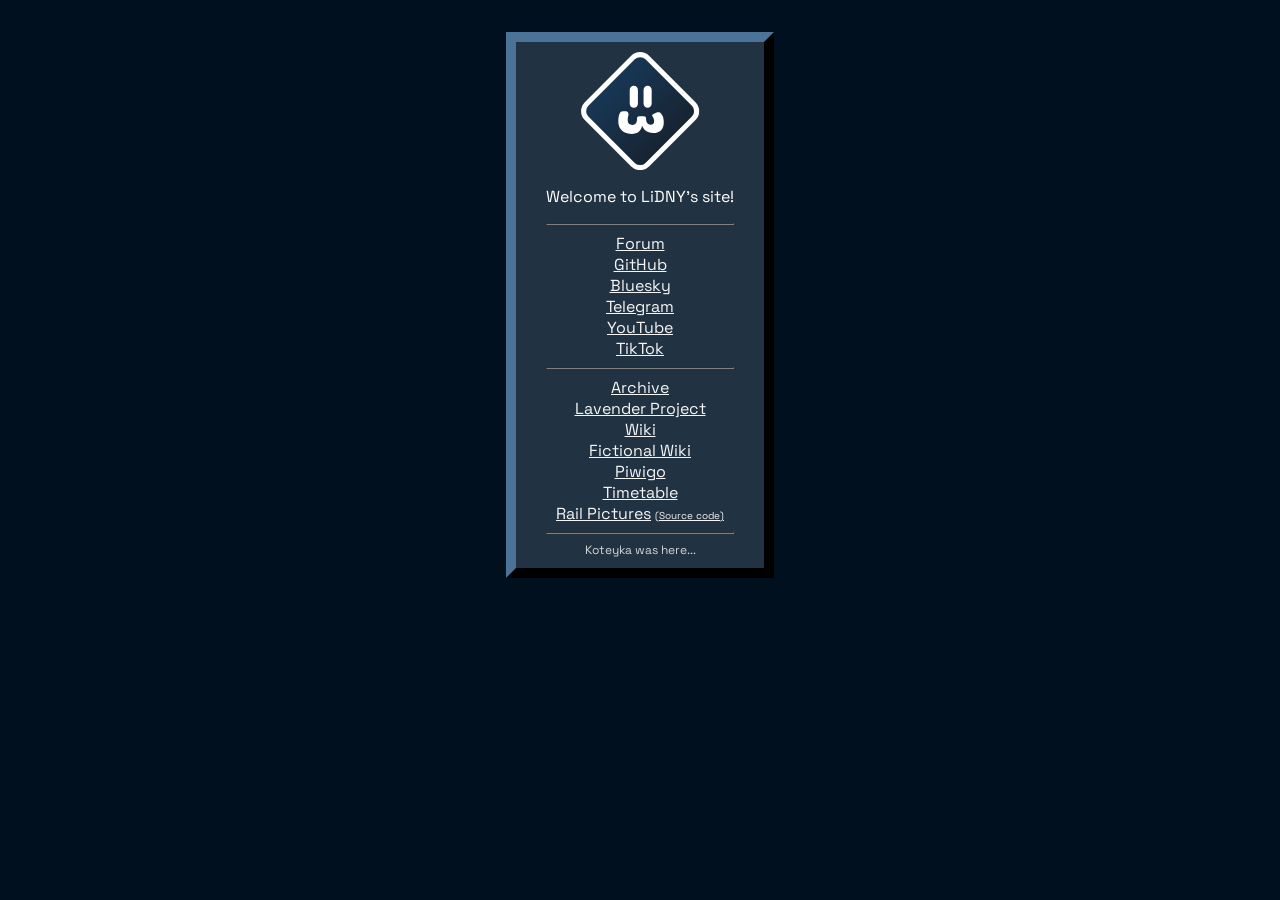
<file: index.html>
<!-- haiiii hellooo :333333 -->
<!-- made by xephyr btw -->

<html>
    <head>
        <meta http-equiv="content-type" content="text/html; charset=windows-1252">
        <title>LiDNY</title>
        <link rel="stylesheet" href="style.css">
        <link rel="preconnect" href="https://fonts.googleapis.com">
        <link rel="preconnect" href="https://fonts.gstatic.com" crossorigin>
        <link href="https://fonts.googleapis.com/css2?family=Space+Grotesk:wght@300..700&display=swap" rel="stylesheet">
        <link rel="icon" type="image/x-icon" href="/lidny.svg">
        <meta property="og:title" content="LiDNY">
        <meta property="og:description" content="Welcome to LiDNY, the project that is all fun and games">
        <meta property="og:image" content="https://lidny.org/lidny.png">
        <meta property="og:url" content="https://lidny.org">
        <meta property="og:type" content="website">
        <meta name="description" content="Hei, this is LiDNY, a project that is made by hobbyists, maybe, check us out?">
    </head>
    <body>
        <div class="box1">
            <img src="lidny.svg" alt="LiDNY Logo" id="logo">
            <p id="tagline">Welcome to LiDNY's site!</p>
            <hr id="logoseperator">
            <div id="linklist">
                <a href="https://ldn.to/forum">Forum</a><br/>
                <a href="https://ldn.to/github">GitHub</a><br/>
                <a href="https://ldn.to/bsky">Bluesky</a><br/>
                <a href="https://ldn.to/tg">Telegram</a><br/>
                <a href="https://ldn.to/yt">YouTube</a><br/>
                <a href="https://ldn.to/tiktok">TikTok</a><br/>
            <hr id="logoseperator">
                <a href="https://ldn.to/archive">Archive</a><br/>
                <a href="https://ldn.to/lavender">Lavender Project</a><br/> 
                <a href="https://ldn.to/wiki">Wiki</a><br/>
                <a href="https://ldn.to/ficwiki">Fictional Wiki</a><br/>
                <a href="https://ldn.to/piwi">Piwigo</a><br/>
                <a href="https://timetable.lidny.org/">Timetable</a><br/>
                <a href="https://rp.lidny.org/">Rail Pictures</a> <a id="rpsrc" href="https://github.com/LiDNY/rp.lidny">(Source code)</a><br/>
            </div>
            <hr id="logoseperator">
            <koteyka id="take a guess mate">Koteyka was here...</koteyka>
        </div>
    </body>
</html>
</file>
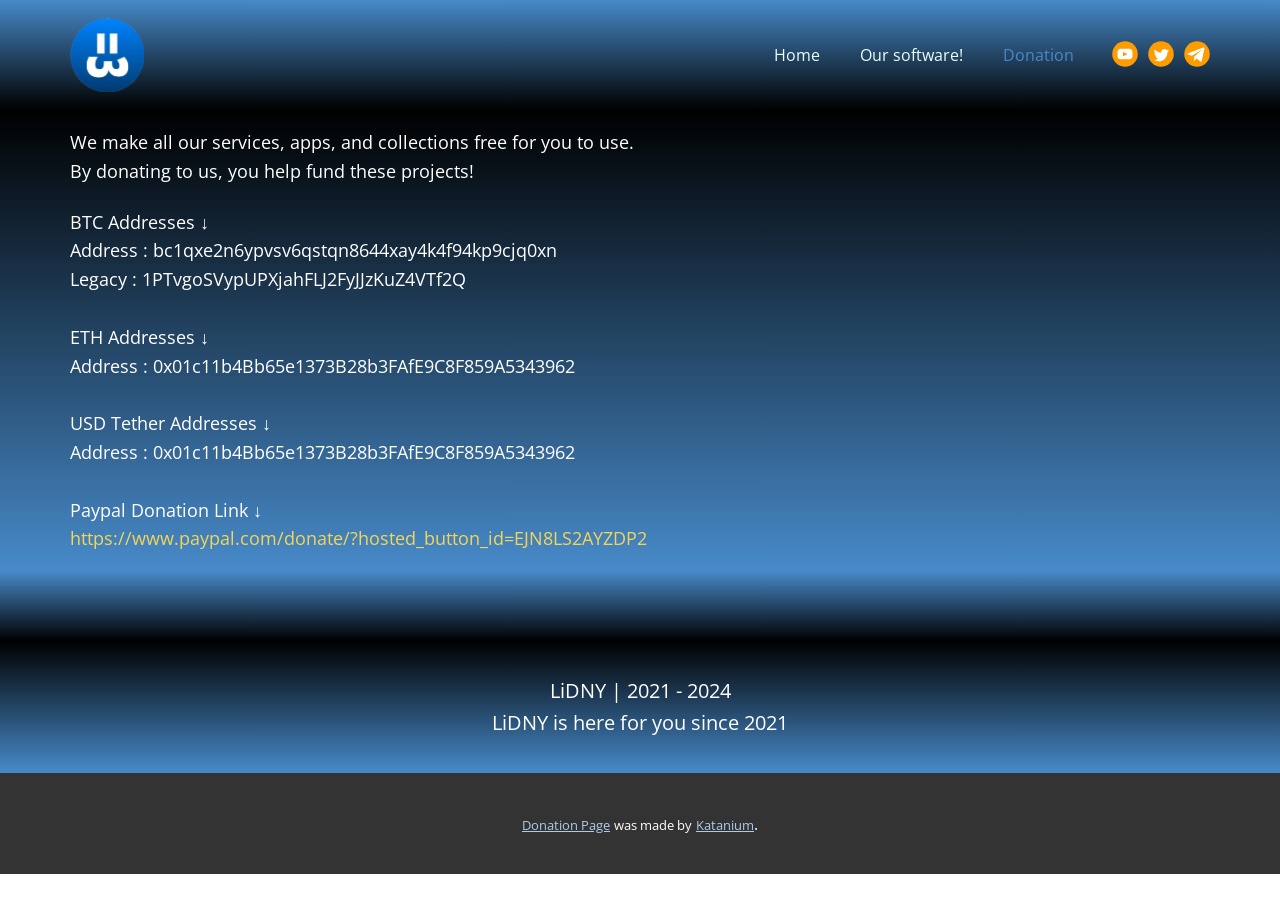
<file: LiDNY---Donation.html>
<!DOCTYPE html>
<html style="font-size: 16px;" lang="ru"><head>
    <meta name="viewport" content="width=device-width, initial-scale=1.0">
    <meta charset="utf-8">
    <meta name="keywords" content="LiDNY">
    <meta name="description" content="This is LiDNY, a organization made for techies and IT nerds to explore and gain knowledge about computers!, Check out our software collection!">
    <title>LiDNY - Donation</title>
    <link rel="stylesheet" href="nicepage.css" media="screen">
<link rel="stylesheet" href="LiDNY---Donation.css" media="screen">
    <script class="u-script" type="text/javascript" src="jquery.js" defer=""></script>
    <script class="u-script" type="text/javascript" src="nicepage.js" defer=""></script>
    <meta name="generator" content="Nicepage 5.21.10, nicepage.com">
    <link rel="icon" href="images/6c769b5342cd46bbb007c0ef29341ff7tplv-photomode-image.png">
    <link id="u-theme-google-font" rel="stylesheet" href="https://fonts.googleapis.com/css?family=Open+Sans:300,300i,400,400i,500,500i,600,600i,700,700i,800,800i">
    
    
    
    
    
    <script type="application/ld+json">{
		"@context": "http://schema.org",
		"@type": "Organization",
		"name": "This is LiDNY, a organization made for techies and IT nerds to explore and gain knowledge about computers!, Check out our software collection!",
		"logo": "images/6c769b5342cd46bbb007c0ef29341ff7tplv-photomode-image.png?rand=2ee8",
		"sameAs": [
				"https://www.youtube.com/channel/UCVREDtO1rSDTHj6EMjLOvTg",
				"https://twitter.com/windowskoteyka",
				"https://t.me/lidny_offical"
		]
}</script>
    <meta name="theme-color" content="#478ac9">
    <meta name="twitter:site" content="@">
    <meta name="twitter:card" content="summary_large_image">
    <meta name="twitter:title" content="LiDNY - Donation">
    <meta name="twitter:description" content="This is LiDNY, a organization made for techies and IT nerds to explore and gain knowledge about computers!, Check out our software collection!">
    <meta property="og:title" content="LiDNY - Donation">
    <meta property="og:description" content="This is LiDNY, a organization made for techies and IT nerds to explore and gain knowledge about computers!, Check out our software collection!">
    <meta property="og:type" content="website">
  <meta data-intl-tel-input-cdn-path="intlTelInput/"></head>
  <body data-path-to-root="./" data-include-products="false" class="u-body u-xl-mode" data-lang="ru"><header class="u-align-center-sm u-align-center-xs u-clearfix u-gradient u-header u-header" id="sec-1e69"><div class="u-clearfix u-sheet u-valign-middle u-sheet-1">
        <a href="https://www.lidny.online/" class="u-image u-logo u-image-1" data-image-width="333" data-image-height="333" title="LiDNY">
          <img src="images/6c769b5342cd46bbb007c0ef29341ff7tplv-photomode-image.png?rand=2ee8" class="u-logo-image u-logo-image-1">
        </a>
        <div class="u-hidden-sm u-hidden-xs u-social-icons u-spacing-10 u-social-icons-1">
          <a class="u-social-url" target="_blank" data-type="YouTube" title="YouTube" href="https://www.youtube.com/channel/UCVREDtO1rSDTHj6EMjLOvTg"><span class="u-icon u-social-icon u-social-youtube u-text-custom-color-1 u-icon-1"><svg class="u-svg-link" preserveAspectRatio="xMidYMin slice" viewBox="0 0 112 112" style=""><use xmlns:xlink="http://www.w3.org/1999/xlink" xlink:href="#svg-114e"></use></svg><svg class="u-svg-content" viewBox="0 0 112 112" x="0" y="0" id="svg-114e"><circle fill="currentColor" cx="56.1" cy="56.1" r="55"></circle><path fill="#FFFFFF" d="M74.9,33.3H37.3c-7.4,0-13.4,6-13.4,13.4v18.8c0,7.4,6,13.4,13.4,13.4h37.6c7.4,0,13.4-6,13.4-13.4V46.7 C88.3,39.3,82.3,33.3,74.9,33.3L74.9,33.3z M65.9,57l-17.6,8.4c-0.5,0.2-1-0.1-1-0.6V47.5c0-0.5,0.6-0.9,1-0.6l17.6,8.9 C66.4,56,66.4,56.8,65.9,57L65.9,57z"></path></svg></span>
          </a>
          <a class="u-social-url" target="_blank" data-type="Twitter" title="Twitter" href="https://twitter.com/windowskoteyka"><span class="u-icon u-social-icon u-social-twitter u-text-custom-color-1 u-icon-2"><svg class="u-svg-link" preserveAspectRatio="xMidYMin slice" viewBox="0 0 112 112" style=""><use xmlns:xlink="http://www.w3.org/1999/xlink" xlink:href="#svg-6233"></use></svg><svg class="u-svg-content" viewBox="0 0 112 112" x="0" y="0" id="svg-6233"><circle fill="currentColor" class="st0" cx="56.1" cy="56.1" r="55"></circle><path fill="#FFFFFF" d="M83.8,47.3c0,0.6,0,1.2,0,1.7c0,17.7-13.5,38.2-38.2,38.2C38,87.2,31,85,25,81.2c1,0.1,2.1,0.2,3.2,0.2
      c6.3,0,12.1-2.1,16.7-5.7c-5.9-0.1-10.8-4-12.5-9.3c0.8,0.2,1.7,0.2,2.5,0.2c1.2,0,2.4-0.2,3.5-0.5c-6.1-1.2-10.8-6.7-10.8-13.1
      c0-0.1,0-0.1,0-0.2c1.8,1,3.9,1.6,6.1,1.7c-3.6-2.4-6-6.5-6-11.2c0-2.5,0.7-4.8,1.8-6.7c6.6,8.1,16.5,13.5,27.6,14
      c-0.2-1-0.3-2-0.3-3.1c0-7.4,6-13.4,13.4-13.4c3.9,0,7.3,1.6,9.8,4.2c3.1-0.6,5.9-1.7,8.5-3.3c-1,3.1-3.1,5.8-5.9,7.4
      c2.7-0.3,5.3-1,7.7-2.1C88.7,43,86.4,45.4,83.8,47.3z"></path></svg></span>
          </a>
          <a class="u-social-url" target="_blank" data-type="Telegram" title="Telegram" href="https://t.me/lidny_offical"><span class="u-icon u-social-icon u-social-telegram u-text-custom-color-1 u-icon-3"><svg class="u-svg-link" preserveAspectRatio="xMidYMin slice" viewBox="0 0 112 112" style=""><use xmlns:xlink="http://www.w3.org/1999/xlink" xlink:href="#svg-1d43"></use></svg><svg class="u-svg-content" viewBox="0 0 112 112" x="0" y="0" id="svg-1d43"><circle fill="currentColor" cx="56.1" cy="56.1" r="55"></circle><path fill="#FFFFFF" d="M18.4,53.2l64.7-24.9c3-1.1,5.6,0.7,4.7,5.3l0,0l-11,51.8c-0.8,3.7-3,4.6-6.1,2.8L53.9,75.8l-8.1,7.8
	c-0.9,0.9-1.7,1.6-3.4,1.6l1.2-17l31.1-28c1.4-1.2-0.3-1.9-2.1-0.7L34.2,63.7l-16.6-5.2C14,57.4,14,54.9,18.4,53.2L18.4,53.2z"></path></svg></span>
          </a>
        </div>
        <nav class="u-align-left u-hidden-sm u-hidden-xs u-menu u-menu-one-level u-offcanvas u-menu-1">
          <div class="menu-collapse" style="font-size: 1rem;">
            <a class="u-button-style u-custom-text-color u-nav-link" href="#">
              <svg class="u-svg-link" preserveAspectRatio="xMidYMin slice" viewBox="0 0 302 302" style=""><use xmlns:xlink="http://www.w3.org/1999/xlink" xlink:href="#svg-8a8f"></use></svg>
              <svg xmlns="http://www.w3.org/2000/svg" xmlns:xlink="http://www.w3.org/1999/xlink" version="1.1" id="svg-8a8f" x="0px" y="0px" viewBox="0 0 302 302" style="enable-background:new 0 0 302 302;" xml:space="preserve" class="u-svg-content"><g><rect y="36" width="302" height="30"></rect><rect y="236" width="302" height="30"></rect><rect y="136" width="302" height="30"></rect>
</g><g></g><g></g><g></g><g></g><g></g><g></g><g></g><g></g><g></g><g></g><g></g><g></g><g></g><g></g><g></g></svg>
            </a>
          </div>
          <div class="u-custom-menu u-nav-container">
            <ul class="u-nav u-unstyled u-nav-1"><li class="u-nav-item"><a class="u-button-style u-nav-link u-text-active-palette-1-base u-text-hover-palette-4-dark-2 u-text-palette-4-light-3" href="https://www.lidny.online/" style="padding: 10px 20px;">Home</a>
</li><li class="u-nav-item"><a class="u-button-style u-nav-link u-text-active-palette-1-base u-text-hover-palette-4-dark-2 u-text-palette-4-light-3" href="LiDNY---Our-software.html" style="padding: 10px 20px;">Our software!</a>
</li><li class="u-nav-item"><a class="u-button-style u-nav-link u-text-active-palette-1-base u-text-hover-palette-4-dark-2 u-text-palette-4-light-3" href="LiDNY---Donation.html" style="padding: 10px 20px;">Donation</a>
</li></ul>
          </div>
          <div class="u-custom-menu u-nav-container-collapse">
            <div class="u-align-center u-black u-container-style u-inner-container-layout u-opacity u-opacity-95 u-sidenav">
              <div class="u-inner-container-layout u-sidenav-overflow">
                <div class="u-menu-close"></div>
                <ul class="u-align-center u-nav u-popupmenu-items u-unstyled u-nav-2"><li class="u-nav-item"><a class="u-button-style u-nav-link" href="https://www.lidny.online/">Home</a>
</li><li class="u-nav-item"><a class="u-button-style u-nav-link" href="LiDNY---Our-software.html">Our software!</a>
</li><li class="u-nav-item"><a class="u-button-style u-nav-link" href="LiDNY---Donation.html">Donation</a>
</li></ul>
              </div>
            </div>
            <div class="u-black u-menu-overlay u-opacity u-opacity-70"></div>
          </div>
        </nav>
      </div></header>
    <section class="u-clearfix u-gradient u-section-1" id="sec-119b">
      <div class="u-clearfix u-sheet u-valign-middle u-sheet-1">
        <p class="u-text u-text-body-alt-color u-text-default u-text-1">We make all our services, apps, and collections free for you to use.<br>By donating to us, you help fund these projects!<br>
        </p>
        <p class="u-text u-text-default u-text-white u-text-2">BTC Addresses ↓<br>Address : bc1qxe2n6ypvsv6qstqn8644xay4k4f94kp9cjq0xn<br>Legacy : 1PTvgoSVypUPXjahFLJ2FyJJzKuZ4VTf2Q&nbsp;<br>
          <br>ETH Addresses ↓<br>Address : 0x01c11b4Bb65e1373B28b3FAfE9C8F859A5343962<br>
          <br>USD Tether Addresses&nbsp;↓<br>Address : 0x01c11b4Bb65e1373B28b3FAfE9C8F859A5343962&nbsp;&nbsp;<br>
          <br>Paypal Donation Link&nbsp;↓<br>
          <a href="https://www.paypal.com/donate/?hosted_button_id=EJN8LS2AYZDP2" class="u-active-none u-border-none u-btn u-button-link u-button-style u-hover-none u-none u-text-palette-3-light-1 u-btn-1">https://www.paypal.com/donate/?hosted_button_id=EJN8LS2AYZDP2</a>
        </p>
      </div>
    </section>
    <section class="u-clearfix u-gradient u-section-2" id="sec-ac8e">
      <div class="u-clearfix u-sheet u-sheet-1"></div>
    </section>
    
    
    
    
    <footer class="u-align-center u-clearfix u-footer u-gradient u-hidden-sm u-hidden-xs u-footer" id="sec-9041"><div class="u-clearfix u-sheet u-sheet-1">
        <p class="u-small-text u-text u-text-variant u-text-1">
          <span class="u-text-white">LiDNY | 2021 - 2024</span>
          <br>
          <span class="u-text-white">LiDNY is here for you since 2021</span>
        </p>
      </div></footer>
    <section class="u-backlink u-clearfix u-grey-80">
      <a class="u-link" href="https://www.lidny.online/LiDNY---Donation.html" target="_blank">
        <span>Donation Page</span>
      </a>
      <p class="u-text">
        <span>was made by</span>
      </p>
      <a class="u-link" href="https://www.youtube.com/@katanium" target="_blank">
        <span>Katanium</span>
      </a>. 
    </section>
  
</body></html>
</file>
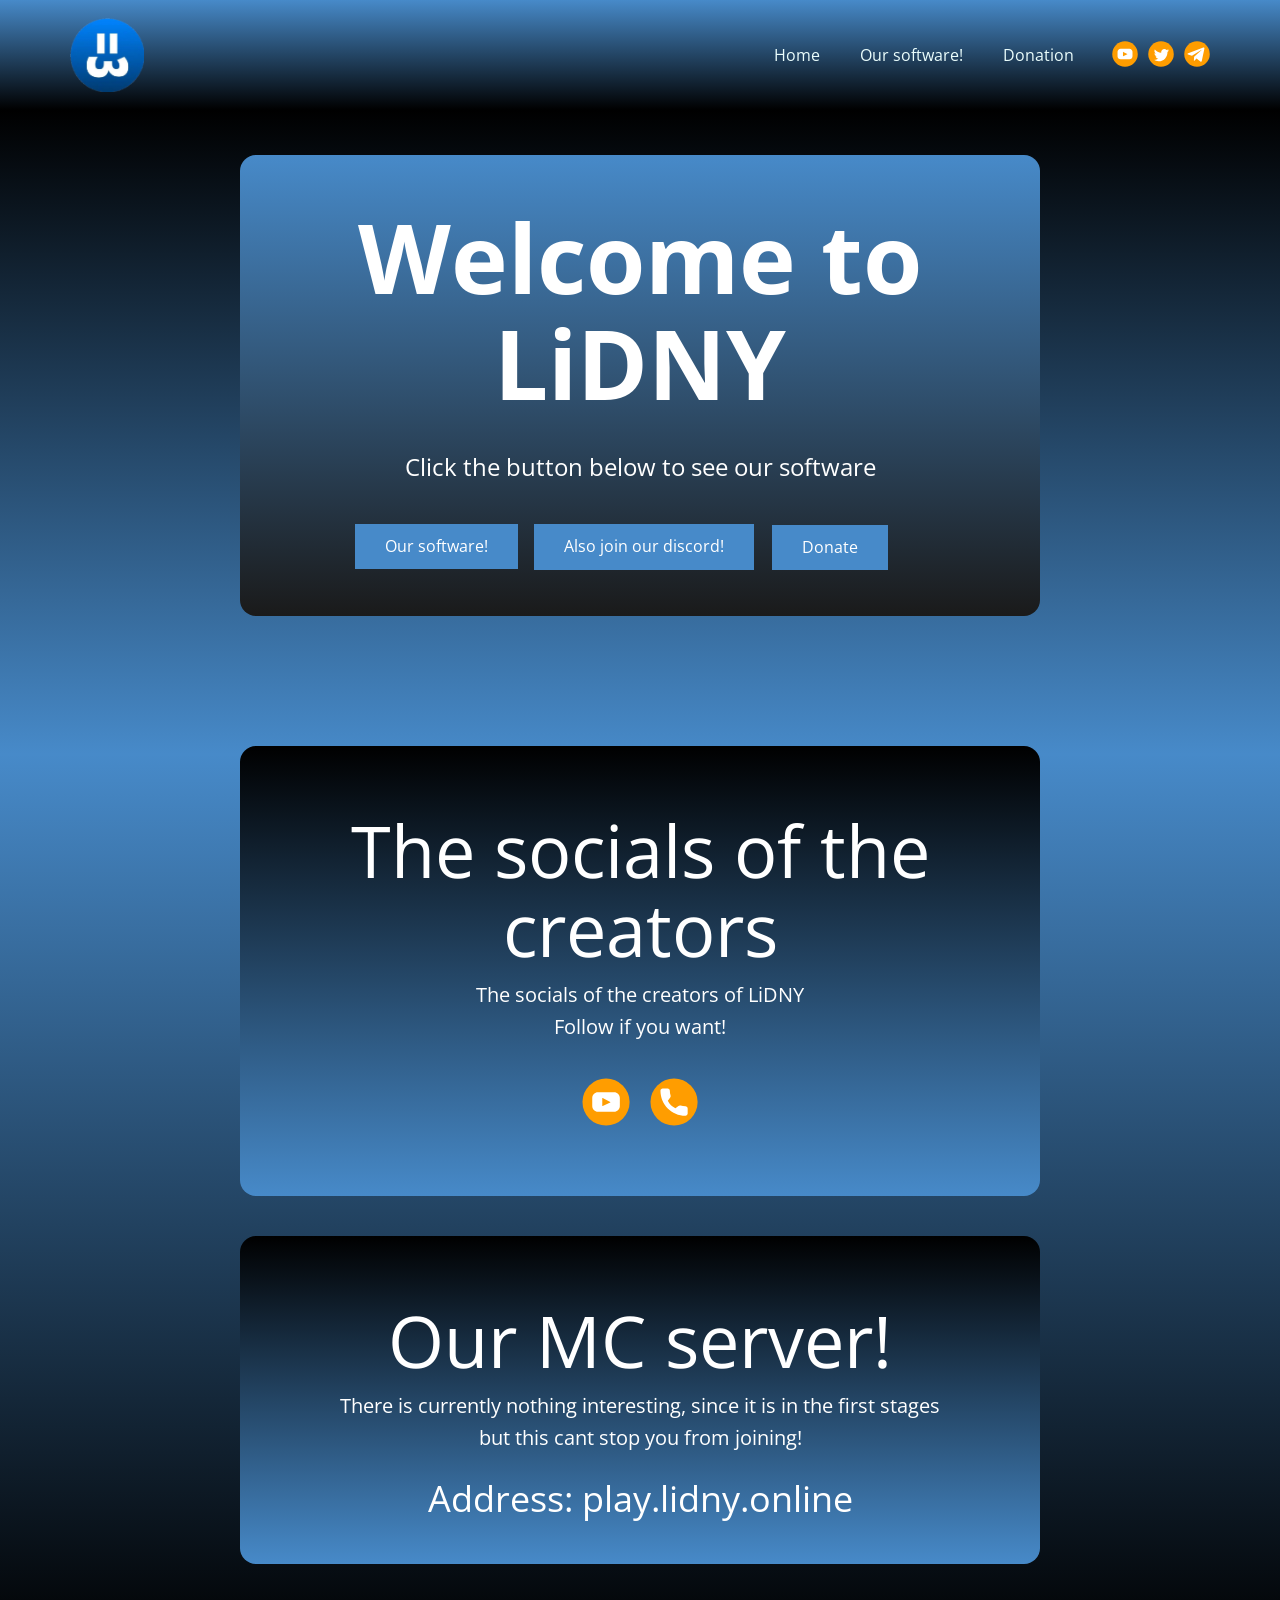
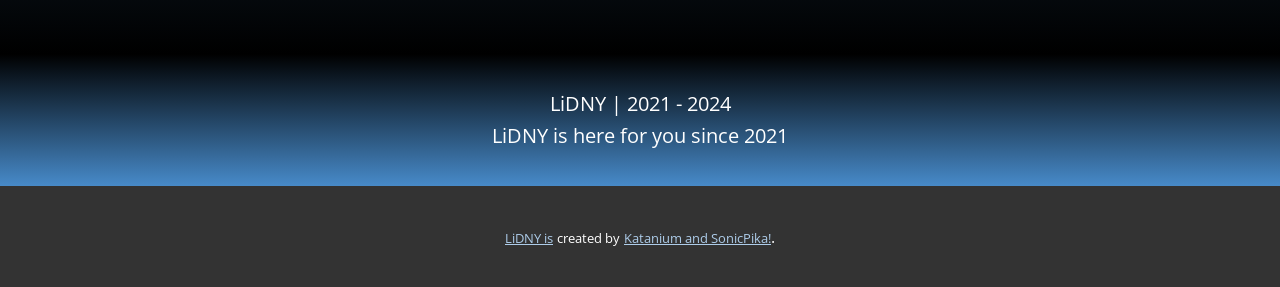
<file: LiDNY---Home.html>
<!DOCTYPE html>
<html style="font-size: 16px;" lang="ru"><head>
    <meta name="viewport" content="width=device-width, initial-scale=1.0">
    <meta charset="utf-8">
    <meta name="keywords" content="LiDNY">
    <meta name="description" content="This is LiDNY, a organization made for techies and IT nerds to explore and gain knowledge about computers!, Check out our software collection!">
    <title>LiDNY - Home</title>
    <link rel="stylesheet" href="nicepage.css" media="screen">
<link rel="stylesheet" href="LiDNY---Home.css" media="screen">
    <script class="u-script" type="text/javascript" src="jquery.js" defer=""></script>
    <script class="u-script" type="text/javascript" src="nicepage.js" defer=""></script>
    <meta name="generator" content="Nicepage 5.21.10, nicepage.com">
    <link rel="icon" href="images/6c769b5342cd46bbb007c0ef29341ff7tplv-photomode-image.png">
    <link id="u-theme-google-font" rel="stylesheet" href="https://fonts.googleapis.com/css?family=Open+Sans:300,300i,400,400i,500,500i,600,600i,700,700i,800,800i">
    
    
    
    
    
    <script type="application/ld+json">{
		"@context": "http://schema.org",
		"@type": "Organization",
		"name": "This is LiDNY, a organization made for techies and IT nerds to explore and gain knowledge about computers!, Check out our software collection!",
		"logo": "images/6c769b5342cd46bbb007c0ef29341ff7tplv-photomode-image.png?rand=2ee8",
		"sameAs": [
				"https://www.youtube.com/channel/UCVREDtO1rSDTHj6EMjLOvTg",
				"https://twitter.com/windowskoteyka",
				"https://t.me/lidny_offical"
		]
}</script>
    <meta name="theme-color" content="#478ac9">
    <meta name="twitter:site" content="@">
    <meta name="twitter:card" content="summary_large_image">
    <meta name="twitter:title" content="LiDNY - Home">
    <meta name="twitter:description" content="This is LiDNY, a organization made for techies and IT nerds to explore and gain knowledge about computers!, Check out our software collection!">
    <meta property="og:title" content="LiDNY - Home">
    <meta property="og:description" content="This is LiDNY, a organization made for techies and IT nerds to explore and gain knowledge about computers!, Check out our software collection!">
    <meta property="og:type" content="website">
  <meta data-intl-tel-input-cdn-path="intlTelInput/"></head>
  <body data-path-to-root="./" data-include-products="false" class="u-body u-xl-mode" data-lang="ru"><header class="u-align-center-sm u-align-center-xs u-clearfix u-gradient u-header u-header" id="sec-1e69"><div class="u-clearfix u-sheet u-valign-middle u-sheet-1">
        <a href="https://www.lidny.online/" class="u-image u-logo u-image-1" data-image-width="333" data-image-height="333" title="LiDNY">
          <img src="images/6c769b5342cd46bbb007c0ef29341ff7tplv-photomode-image.png?rand=2ee8" class="u-logo-image u-logo-image-1">
        </a>
        <div class="u-hidden-sm u-hidden-xs u-social-icons u-spacing-10 u-social-icons-1">
          <a class="u-social-url" target="_blank" data-type="YouTube" title="YouTube" href="https://www.youtube.com/channel/UCVREDtO1rSDTHj6EMjLOvTg"><span class="u-icon u-social-icon u-social-youtube u-text-custom-color-1 u-icon-1"><svg class="u-svg-link" preserveAspectRatio="xMidYMin slice" viewBox="0 0 112 112" style=""><use xmlns:xlink="http://www.w3.org/1999/xlink" xlink:href="#svg-114e"></use></svg><svg class="u-svg-content" viewBox="0 0 112 112" x="0" y="0" id="svg-114e"><circle fill="currentColor" cx="56.1" cy="56.1" r="55"></circle><path fill="#FFFFFF" d="M74.9,33.3H37.3c-7.4,0-13.4,6-13.4,13.4v18.8c0,7.4,6,13.4,13.4,13.4h37.6c7.4,0,13.4-6,13.4-13.4V46.7 C88.3,39.3,82.3,33.3,74.9,33.3L74.9,33.3z M65.9,57l-17.6,8.4c-0.5,0.2-1-0.1-1-0.6V47.5c0-0.5,0.6-0.9,1-0.6l17.6,8.9 C66.4,56,66.4,56.8,65.9,57L65.9,57z"></path></svg></span>
          </a>
          <a class="u-social-url" target="_blank" data-type="Twitter" title="Twitter" href="https://twitter.com/windowskoteyka"><span class="u-icon u-social-icon u-social-twitter u-text-custom-color-1 u-icon-2"><svg class="u-svg-link" preserveAspectRatio="xMidYMin slice" viewBox="0 0 112 112" style=""><use xmlns:xlink="http://www.w3.org/1999/xlink" xlink:href="#svg-6233"></use></svg><svg class="u-svg-content" viewBox="0 0 112 112" x="0" y="0" id="svg-6233"><circle fill="currentColor" class="st0" cx="56.1" cy="56.1" r="55"></circle><path fill="#FFFFFF" d="M83.8,47.3c0,0.6,0,1.2,0,1.7c0,17.7-13.5,38.2-38.2,38.2C38,87.2,31,85,25,81.2c1,0.1,2.1,0.2,3.2,0.2
      c6.3,0,12.1-2.1,16.7-5.7c-5.9-0.1-10.8-4-12.5-9.3c0.8,0.2,1.7,0.2,2.5,0.2c1.2,0,2.4-0.2,3.5-0.5c-6.1-1.2-10.8-6.7-10.8-13.1
      c0-0.1,0-0.1,0-0.2c1.8,1,3.9,1.6,6.1,1.7c-3.6-2.4-6-6.5-6-11.2c0-2.5,0.7-4.8,1.8-6.7c6.6,8.1,16.5,13.5,27.6,14
      c-0.2-1-0.3-2-0.3-3.1c0-7.4,6-13.4,13.4-13.4c3.9,0,7.3,1.6,9.8,4.2c3.1-0.6,5.9-1.7,8.5-3.3c-1,3.1-3.1,5.8-5.9,7.4
      c2.7-0.3,5.3-1,7.7-2.1C88.7,43,86.4,45.4,83.8,47.3z"></path></svg></span>
          </a>
          <a class="u-social-url" target="_blank" data-type="Telegram" title="Telegram" href="https://t.me/lidny_offical"><span class="u-icon u-social-icon u-social-telegram u-text-custom-color-1 u-icon-3"><svg class="u-svg-link" preserveAspectRatio="xMidYMin slice" viewBox="0 0 112 112" style=""><use xmlns:xlink="http://www.w3.org/1999/xlink" xlink:href="#svg-1d43"></use></svg><svg class="u-svg-content" viewBox="0 0 112 112" x="0" y="0" id="svg-1d43"><circle fill="currentColor" cx="56.1" cy="56.1" r="55"></circle><path fill="#FFFFFF" d="M18.4,53.2l64.7-24.9c3-1.1,5.6,0.7,4.7,5.3l0,0l-11,51.8c-0.8,3.7-3,4.6-6.1,2.8L53.9,75.8l-8.1,7.8
	c-0.9,0.9-1.7,1.6-3.4,1.6l1.2-17l31.1-28c1.4-1.2-0.3-1.9-2.1-0.7L34.2,63.7l-16.6-5.2C14,57.4,14,54.9,18.4,53.2L18.4,53.2z"></path></svg></span>
          </a>
        </div>
        <nav class="u-align-left u-hidden-sm u-hidden-xs u-menu u-menu-one-level u-offcanvas u-menu-1">
          <div class="menu-collapse" style="font-size: 1rem;">
            <a class="u-button-style u-custom-text-color u-nav-link" href="#">
              <svg class="u-svg-link" preserveAspectRatio="xMidYMin slice" viewBox="0 0 302 302" style=""><use xmlns:xlink="http://www.w3.org/1999/xlink" xlink:href="#svg-8a8f"></use></svg>
              <svg xmlns="http://www.w3.org/2000/svg" xmlns:xlink="http://www.w3.org/1999/xlink" version="1.1" id="svg-8a8f" x="0px" y="0px" viewBox="0 0 302 302" style="enable-background:new 0 0 302 302;" xml:space="preserve" class="u-svg-content"><g><rect y="36" width="302" height="30"></rect><rect y="236" width="302" height="30"></rect><rect y="136" width="302" height="30"></rect>
</g><g></g><g></g><g></g><g></g><g></g><g></g><g></g><g></g><g></g><g></g><g></g><g></g><g></g><g></g><g></g></svg>
            </a>
          </div>
          <div class="u-custom-menu u-nav-container">
            <ul class="u-nav u-unstyled u-nav-1"><li class="u-nav-item"><a class="u-button-style u-nav-link u-text-active-palette-1-base u-text-hover-palette-4-dark-2 u-text-palette-4-light-3" href="https://www.lidny.online/" style="padding: 10px 20px;">Home</a>
</li><li class="u-nav-item"><a class="u-button-style u-nav-link u-text-active-palette-1-base u-text-hover-palette-4-dark-2 u-text-palette-4-light-3" href="LiDNY---Our-software.html" style="padding: 10px 20px;">Our software!</a>
</li><li class="u-nav-item"><a class="u-button-style u-nav-link u-text-active-palette-1-base u-text-hover-palette-4-dark-2 u-text-palette-4-light-3" href="LiDNY---Donation.html" style="padding: 10px 20px;">Donation</a>
</li></ul>
          </div>
          <div class="u-custom-menu u-nav-container-collapse">
            <div class="u-align-center u-black u-container-style u-inner-container-layout u-opacity u-opacity-95 u-sidenav">
              <div class="u-inner-container-layout u-sidenav-overflow">
                <div class="u-menu-close"></div>
                <ul class="u-align-center u-nav u-popupmenu-items u-unstyled u-nav-2"><li class="u-nav-item"><a class="u-button-style u-nav-link" href="https://www.lidny.online/">Home</a>
</li><li class="u-nav-item"><a class="u-button-style u-nav-link" href="LiDNY---Our-software.html">Our software!</a>
</li><li class="u-nav-item"><a class="u-button-style u-nav-link" href="LiDNY---Donation.html">Donation</a>
</li></ul>
              </div>
            </div>
            <div class="u-black u-menu-overlay u-opacity u-opacity-70"></div>
          </div>
        </nav>
      </div></header>
    <section class="u-clearfix u-gradient u-section-1" id="sec-5fa9" data-href="LiDNY---Donation.html">
      <div class="u-clearfix u-sheet u-sheet-1">
        <p class="u-align-center u-hidden-lg u-hidden-md u-hidden-xl u-text u-text-default u-text-white u-text-1">This Website is currently broken on phones, check this website from your pc to get the best experience</p>
        <div class="custom-expanded u-align-center u-container-style u-gradient u-group u-hidden-sm u-hidden-xs u-radius-16 u-shape-round u-group-1">
          <div class="u-container-layout u-container-layout-1">
            <h1 class="u-custom-font u-hidden-sm u-hidden-xs u-text u-text-font u-text-white u-title u-text-2">Welcome to LiDNY</h1>
            <p class="u-large-text u-text u-text-variant u-text-white u-text-3">Click the button below to see our software</p>
            <a href="LiDNY---Our-software.html" class="u-btn u-button-style u-btn-1">Our software!</a>
            <a href="http://discord.lidny.online/" class="u-btn u-button-style u-btn-2">Also join our discord!</a>
            <a href="https://lidny.online/LiDNY---Donation.html" class="u-btn u-button-style u-btn-3">Donate</a>
          </div>
        </div>
      </div>
    </section>
    <section class="u-align-center u-clearfix u-gradient u-hidden-sm u-hidden-xs u-section-2" src="" id="carousel_9e89">
      <div class="u-clearfix u-sheet u-sheet-1">
        <div class="custom-expanded u-align-center u-container-style u-gradient u-group u-hidden-sm u-hidden-xs u-radius-16 u-shape-round u-group-1">
          <div class="u-container-layout u-container-layout-1">
            <h2 class="u-custom-font u-text u-text-default u-text-font u-text-white u-text-1">The socials of the creators</h2>
            <p class="u-large-text u-text u-text-variant u-text-2">
              <span class="u-text-white">The socials of the creators of LiDNY</span>
              <br>
              <span class="u-text-white">Follow if you want!</span>
            </p>
            <div class="u-social-icons u-spacing-20 u-social-icons-1">
              <a class="u-social-url" target="_blank" data-type="YouTube" title="SonicPikaYT" href="https://www.youtube.com/channel/UCjNGgSpTLD9Dgv_WB8Eb8-w"><span class="u-icon u-social-icon u-social-youtube u-text-custom-color-1 u-icon-1"><svg class="u-svg-link" preserveAspectRatio="xMidYMin slice" viewBox="0 0 112 112" style=""><use xmlns:xlink="http://www.w3.org/1999/xlink" xlink:href="#svg-8b89"></use></svg><svg class="u-svg-content" viewBox="0 0 112 112" x="0" y="0" id="svg-8b89"><circle fill="currentColor" cx="56.1" cy="56.1" r="55"></circle><path fill="#FFFFFF" d="M74.9,33.3H37.3c-7.4,0-13.4,6-13.4,13.4v18.8c0,7.4,6,13.4,13.4,13.4h37.6c7.4,0,13.4-6,13.4-13.4V46.7 C88.3,39.3,82.3,33.3,74.9,33.3L74.9,33.3z M65.9,57l-17.6,8.4c-0.5,0.2-1-0.1-1-0.6V47.5c0-0.5,0.6-0.9,1-0.6l17.6,8.9 C66.4,56,66.4,56.8,65.9,57L65.9,57z"></path></svg></span>
              </a>
              <a class="u-social-url" target="_blank" data-type="Phone" title="Phone" href="tel:+1 954 889 6300"><span class="u-icon u-social-icon u-social-phone u-text-custom-color-1 u-icon-2"><svg class="u-svg-link" preserveAspectRatio="xMidYMin slice" viewBox="0 0 112 112" style=""><use xmlns:xlink="http://www.w3.org/1999/xlink" xlink:href="#svg-92c4"></use></svg><svg class="u-svg-content" viewBox="0 0 112 112" x="0" y="0" id="svg-92c4"><circle fill="currentColor" cx="56.1" cy="56.1" r="55"></circle><path fill="#FFFFFF" d="M82.7,66c-3.9,0-7.7-0.6-11.3-1.8c-1.8-0.6-4,0-5,1.1l-7.1,5.4c-8.3-4.4-13.4-9.5-17.7-17.7l5.2-7
	c1.4-1.4,1.8-3.3,1.3-5.2c-1.2-3.6-1.8-7.5-1.8-11.3c0-2.8-2.3-5.1-5.1-5.1H29.5c-2.8,0-5.1,2.3-5.1,5.1c0,32.2,26.2,58.4,58.4,58.4
	c2.8,0,5.1-2.3,5.1-5.1V71.1C87.8,68.3,85.6,66,82.7,66z"></path></svg></span>
              </a>
            </div>
          </div>
        </div>
        <div class="custom-expanded u-align-center u-container-style u-gradient u-group u-hidden-sm u-hidden-xs u-radius-16 u-shape-round u-group-2">
          <div class="u-container-layout u-container-layout-2">
            <h2 class="u-custom-font u-text u-text-default u-text-font u-text-white u-text-3">Our MC server!</h2>
            <p class="u-large-text u-text u-text-variant u-text-white u-text-4">
              <font color="#ffffff">There is currently nothing interesting, since it is in the first stages</font>
              <br>but this cant stop you from joining!
            </p>
            <h3 class="u-text u-text-default u-text-white u-text-5">Address: play.lidny.online</h3>
          </div>
        </div>
      </div>
    </section>
    
    
    
    
    <footer class="u-align-center u-clearfix u-footer u-gradient u-hidden-sm u-hidden-xs u-footer" id="sec-9041"><div class="u-clearfix u-sheet u-sheet-1">
        <p class="u-small-text u-text u-text-variant u-text-1">
          <span class="u-text-white">LiDNY | 2021 - 2024</span>
          <br>
          <span class="u-text-white">LiDNY is here for you since 2021</span>
        </p>
      </div></footer>
    <section class="u-backlink u-clearfix u-grey-80">
      <a class="u-link" href="https://www.lidny.online/" target="_blank">
        <span>LiDNY is</span>
      </a>
      <p class="u-text">
        <span>created by</span>
      </p>
      <a class="u-link" href="http://discord.lidny.online/" target="_blank">
        <span>Katanium and SonicPika!</span>
      </a>. 
    </section>
  
</body></html>
</file>
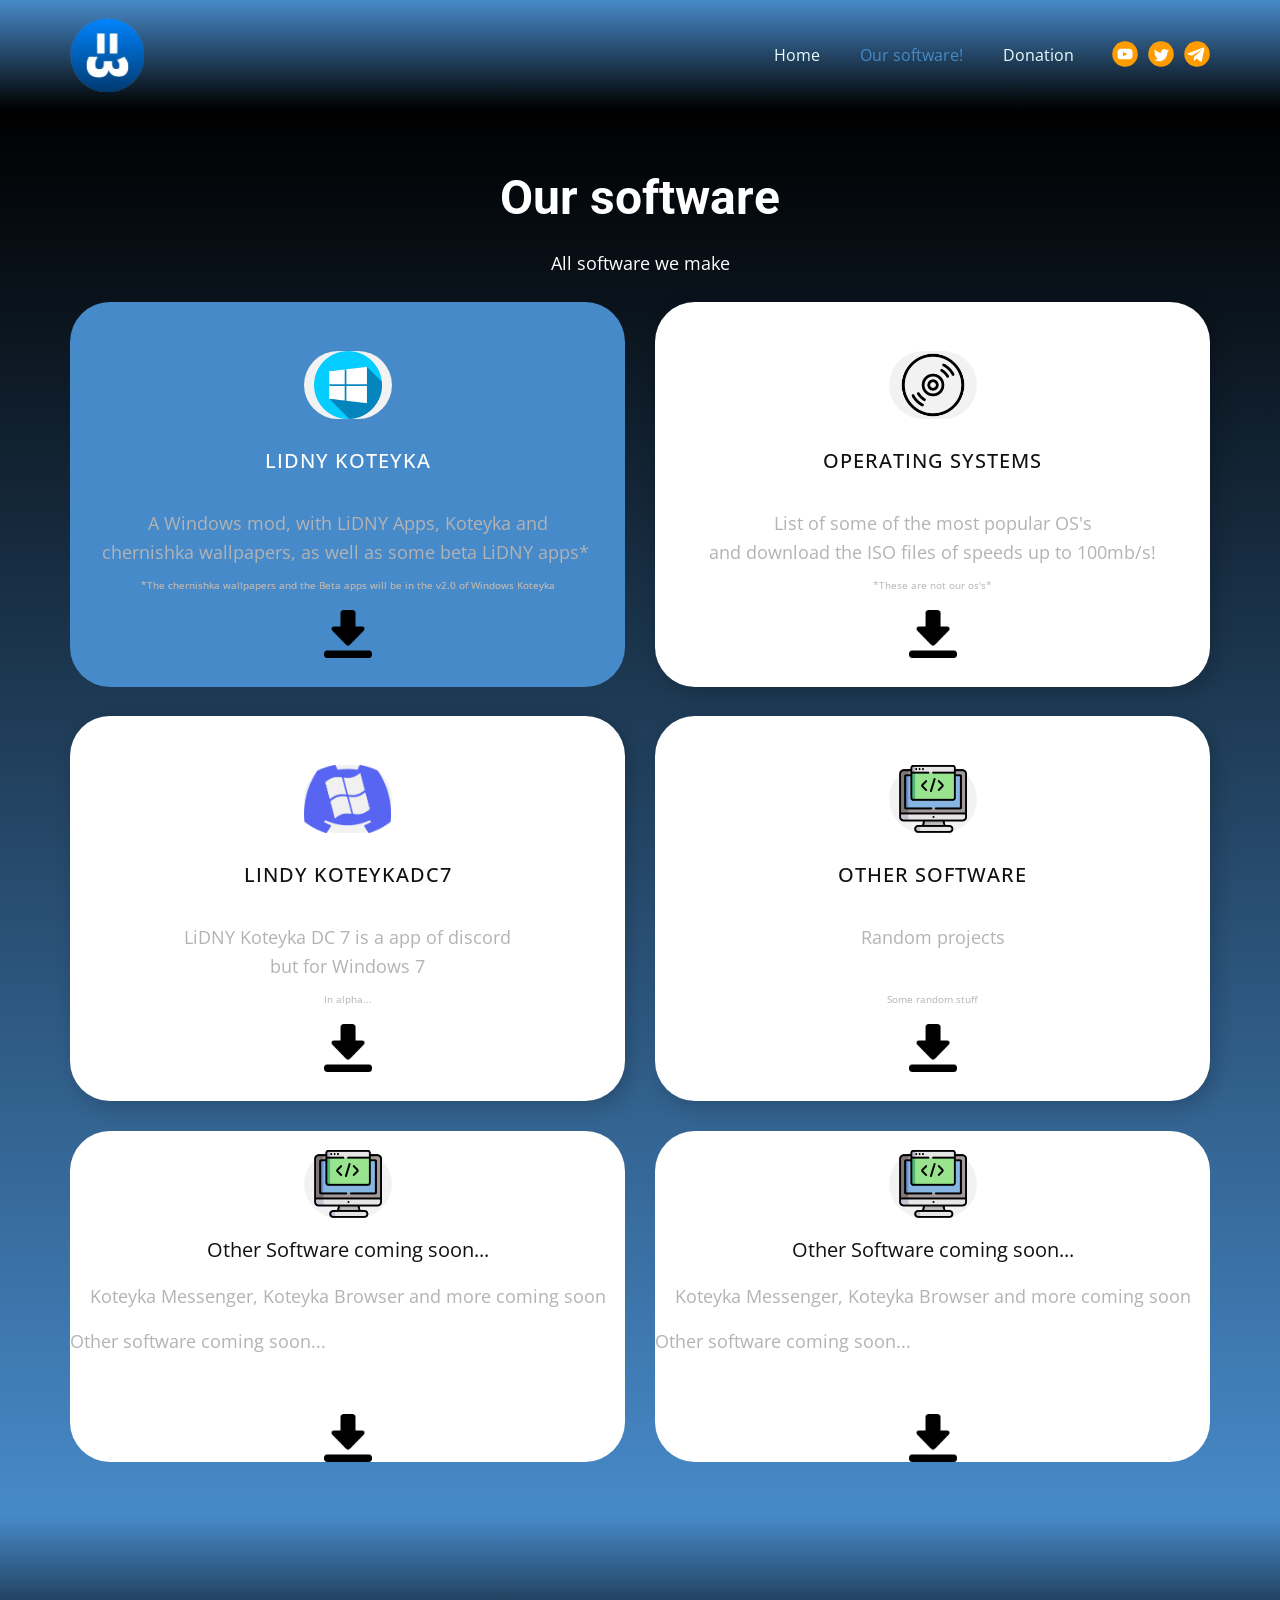
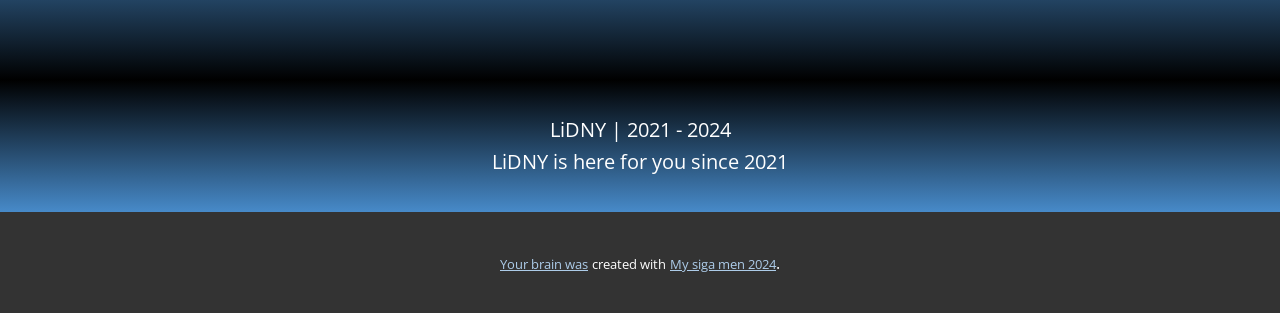
<file: LiDNY---Our-software.html>
<!DOCTYPE html>
<html style="font-size: 16px;" lang="ru"><head>
    <meta name="viewport" content="width=device-width, initial-scale=1.0">
    <meta charset="utf-8">
    <meta name="keywords" content="​LiDNY">
    <meta name="description" content="This is LiDNY, a organization made for techies and IT nerds to explore and gain knowledge about computers!, Check out our software collection!">
    <title>LiDNY - Our software</title>
    <link rel="stylesheet" href="nicepage.css" media="screen">
<link rel="stylesheet" href="LiDNY---Our-software.css" media="screen">
    <script class="u-script" type="text/javascript" src="jquery.js" defer=""></script>
    <script class="u-script" type="text/javascript" src="nicepage.js" defer=""></script>
    <meta name="generator" content="Nicepage 5.21.10, nicepage.com">
    <link rel="icon" href="images/6c769b5342cd46bbb007c0ef29341ff7tplv-photomode-image.png">
    <link id="u-theme-google-font" rel="stylesheet" href="https://fonts.googleapis.com/css?family=Open+Sans:300,300i,400,400i,500,500i,600,600i,700,700i,800,800i">
    <link id="u-page-google-font" rel="stylesheet" href="https://fonts.googleapis.com/css?family=Roboto:100,100i,300,300i,400,400i,500,500i,700,700i,900,900i">
    
    
    
    
    
    <script type="application/ld+json">{
		"@context": "http://schema.org",
		"@type": "Organization",
		"name": "This is LiDNY, a organization made for techies and IT nerds to explore and gain knowledge about computers!, Check out our software collection!",
		"logo": "images/6c769b5342cd46bbb007c0ef29341ff7tplv-photomode-image.png?rand=2ee8",
		"sameAs": [
				"https://www.youtube.com/channel/UCVREDtO1rSDTHj6EMjLOvTg",
				"https://twitter.com/windowskoteyka",
				"https://t.me/lidny_offical"
		]
}</script>
    <meta name="theme-color" content="#478ac9">
    <meta name="twitter:site" content="@">
    <meta name="twitter:card" content="summary_large_image">
    <meta name="twitter:title" content="LiDNY - Our software">
    <meta name="twitter:description" content="This is LiDNY, a organization made for techies and IT nerds to explore and gain knowledge about computers!, Check out our software collection!">
    <meta property="og:title" content="LiDNY - Our software">
    <meta property="og:description" content="This is LiDNY, a organization made for techies and IT nerds to explore and gain knowledge about computers!, Check out our software collection!">
    <meta property="og:type" content="website">
  <meta data-intl-tel-input-cdn-path="intlTelInput/"></head>
  <body data-path-to-root="./" data-include-products="false" class="u-body u-xl-mode" data-lang="ru"><header class="u-align-center-sm u-align-center-xs u-clearfix u-gradient u-header u-header" id="sec-1e69"><div class="u-clearfix u-sheet u-valign-middle u-sheet-1">
        <a href="https://www.lidny.online/" class="u-image u-logo u-image-1" data-image-width="333" data-image-height="333" title="LiDNY">
          <img src="images/6c769b5342cd46bbb007c0ef29341ff7tplv-photomode-image.png?rand=2ee8" class="u-logo-image u-logo-image-1">
        </a>
        <div class="u-hidden-sm u-hidden-xs u-social-icons u-spacing-10 u-social-icons-1">
          <a class="u-social-url" target="_blank" data-type="YouTube" title="YouTube" href="https://www.youtube.com/channel/UCVREDtO1rSDTHj6EMjLOvTg"><span class="u-icon u-social-icon u-social-youtube u-text-custom-color-1 u-icon-1"><svg class="u-svg-link" preserveAspectRatio="xMidYMin slice" viewBox="0 0 112 112" style=""><use xmlns:xlink="http://www.w3.org/1999/xlink" xlink:href="#svg-114e"></use></svg><svg class="u-svg-content" viewBox="0 0 112 112" x="0" y="0" id="svg-114e"><circle fill="currentColor" cx="56.1" cy="56.1" r="55"></circle><path fill="#FFFFFF" d="M74.9,33.3H37.3c-7.4,0-13.4,6-13.4,13.4v18.8c0,7.4,6,13.4,13.4,13.4h37.6c7.4,0,13.4-6,13.4-13.4V46.7 C88.3,39.3,82.3,33.3,74.9,33.3L74.9,33.3z M65.9,57l-17.6,8.4c-0.5,0.2-1-0.1-1-0.6V47.5c0-0.5,0.6-0.9,1-0.6l17.6,8.9 C66.4,56,66.4,56.8,65.9,57L65.9,57z"></path></svg></span>
          </a>
          <a class="u-social-url" target="_blank" data-type="Twitter" title="Twitter" href="https://twitter.com/windowskoteyka"><span class="u-icon u-social-icon u-social-twitter u-text-custom-color-1 u-icon-2"><svg class="u-svg-link" preserveAspectRatio="xMidYMin slice" viewBox="0 0 112 112" style=""><use xmlns:xlink="http://www.w3.org/1999/xlink" xlink:href="#svg-6233"></use></svg><svg class="u-svg-content" viewBox="0 0 112 112" x="0" y="0" id="svg-6233"><circle fill="currentColor" class="st0" cx="56.1" cy="56.1" r="55"></circle><path fill="#FFFFFF" d="M83.8,47.3c0,0.6,0,1.2,0,1.7c0,17.7-13.5,38.2-38.2,38.2C38,87.2,31,85,25,81.2c1,0.1,2.1,0.2,3.2,0.2
      c6.3,0,12.1-2.1,16.7-5.7c-5.9-0.1-10.8-4-12.5-9.3c0.8,0.2,1.7,0.2,2.5,0.2c1.2,0,2.4-0.2,3.5-0.5c-6.1-1.2-10.8-6.7-10.8-13.1
      c0-0.1,0-0.1,0-0.2c1.8,1,3.9,1.6,6.1,1.7c-3.6-2.4-6-6.5-6-11.2c0-2.5,0.7-4.8,1.8-6.7c6.6,8.1,16.5,13.5,27.6,14
      c-0.2-1-0.3-2-0.3-3.1c0-7.4,6-13.4,13.4-13.4c3.9,0,7.3,1.6,9.8,4.2c3.1-0.6,5.9-1.7,8.5-3.3c-1,3.1-3.1,5.8-5.9,7.4
      c2.7-0.3,5.3-1,7.7-2.1C88.7,43,86.4,45.4,83.8,47.3z"></path></svg></span>
          </a>
          <a class="u-social-url" target="_blank" data-type="Telegram" title="Telegram" href="https://t.me/lidny_offical"><span class="u-icon u-social-icon u-social-telegram u-text-custom-color-1 u-icon-3"><svg class="u-svg-link" preserveAspectRatio="xMidYMin slice" viewBox="0 0 112 112" style=""><use xmlns:xlink="http://www.w3.org/1999/xlink" xlink:href="#svg-1d43"></use></svg><svg class="u-svg-content" viewBox="0 0 112 112" x="0" y="0" id="svg-1d43"><circle fill="currentColor" cx="56.1" cy="56.1" r="55"></circle><path fill="#FFFFFF" d="M18.4,53.2l64.7-24.9c3-1.1,5.6,0.7,4.7,5.3l0,0l-11,51.8c-0.8,3.7-3,4.6-6.1,2.8L53.9,75.8l-8.1,7.8
	c-0.9,0.9-1.7,1.6-3.4,1.6l1.2-17l31.1-28c1.4-1.2-0.3-1.9-2.1-0.7L34.2,63.7l-16.6-5.2C14,57.4,14,54.9,18.4,53.2L18.4,53.2z"></path></svg></span>
          </a>
        </div>
        <nav class="u-align-left u-hidden-sm u-hidden-xs u-menu u-menu-one-level u-offcanvas u-menu-1">
          <div class="menu-collapse" style="font-size: 1rem;">
            <a class="u-button-style u-custom-text-color u-nav-link" href="#">
              <svg class="u-svg-link" preserveAspectRatio="xMidYMin slice" viewBox="0 0 302 302" style=""><use xmlns:xlink="http://www.w3.org/1999/xlink" xlink:href="#svg-8a8f"></use></svg>
              <svg xmlns="http://www.w3.org/2000/svg" xmlns:xlink="http://www.w3.org/1999/xlink" version="1.1" id="svg-8a8f" x="0px" y="0px" viewBox="0 0 302 302" style="enable-background:new 0 0 302 302;" xml:space="preserve" class="u-svg-content"><g><rect y="36" width="302" height="30"></rect><rect y="236" width="302" height="30"></rect><rect y="136" width="302" height="30"></rect>
</g><g></g><g></g><g></g><g></g><g></g><g></g><g></g><g></g><g></g><g></g><g></g><g></g><g></g><g></g><g></g></svg>
            </a>
          </div>
          <div class="u-custom-menu u-nav-container">
            <ul class="u-nav u-unstyled u-nav-1"><li class="u-nav-item"><a class="u-button-style u-nav-link u-text-active-palette-1-base u-text-hover-palette-4-dark-2 u-text-palette-4-light-3" href="https://www.lidny.online/" style="padding: 10px 20px;">Home</a>
</li><li class="u-nav-item"><a class="u-button-style u-nav-link u-text-active-palette-1-base u-text-hover-palette-4-dark-2 u-text-palette-4-light-3" href="LiDNY---Our-software.html" style="padding: 10px 20px;">Our software!</a>
</li><li class="u-nav-item"><a class="u-button-style u-nav-link u-text-active-palette-1-base u-text-hover-palette-4-dark-2 u-text-palette-4-light-3" href="LiDNY---Donation.html" style="padding: 10px 20px;">Donation</a>
</li></ul>
          </div>
          <div class="u-custom-menu u-nav-container-collapse">
            <div class="u-align-center u-black u-container-style u-inner-container-layout u-opacity u-opacity-95 u-sidenav">
              <div class="u-inner-container-layout u-sidenav-overflow">
                <div class="u-menu-close"></div>
                <ul class="u-align-center u-nav u-popupmenu-items u-unstyled u-nav-2"><li class="u-nav-item"><a class="u-button-style u-nav-link" href=""https://www.lidny.online/">Home</a>
</li><li class="u-nav-item"><a class="u-button-style u-nav-link" href="LiDNY---Our-software.html">Our software!</a>
</li><li class="u-nav-item"><a class="u-button-style u-nav-link" href="LiDNY---Donation.html">Donation</a>
</li></ul>
              </div>
            </div>
            <div class="u-black u-menu-overlay u-opacity u-opacity-70"></div>
          </div>
        </nav>
      </div></header>
    <section class="u-align-center u-clearfix u-gradient u-section-1" id="carousel_28f3">
      <div class="u-clearfix u-sheet u-sheet-1">
        <h1 class="u-text u-text-white u-text-1">Our software</h1>
        <p class="u-text u-text-white u-text-2">All software we make</p>
        <div class="u-expanded-width u-list u-list-1">
          <div class="u-repeater u-repeater-1">
            <div class="u-align-center u-container-style u-list-item u-palette-1-base u-radius-40 u-repeater-item u-shape-round u-list-item-1" data-animation-name="slideIn" data-animation-duration="2000" data-animation-direction="Up">
              <div class="u-container-layout u-similar-container u-container-layout-1"><span class="u-align-left u-file-icon u-grey-5 u-icon u-icon-rounded u-radius-50 u-spacing-22 u-icon-1"><img src="images/906308.png" alt=""></span>
                <h5 class="u-text u-text-3">Lidny Koteyka</h5>
                <p class="u-text u-text-grey-30 u-text-4">A Windows mod, with LiDNY Apps, Koteyka and chernishka wallpapers, as well as some beta LiDNY apps*&nbsp;</p>
                <h6 class="u-text u-text-default u-text-font u-text-grey-30 u-text-5"> *The chernishka wallpapers and the Beta apps will be in the v2.0 of Windows Koteyka</h6>
                <h6 class="u-text u-text-default u-text-font u-text-grey-30 u-text-6"> *The chernishka wallpapers and the Beta apps will be in the v2.0 of Windows Koteyka</h6><span class="u-custom-item u-dialog-link u-file-icon u-icon u-text-black u-icon-2" data-href="#sec-ec6f"><img src="images/179383-da31f4a1.png" alt=""></span>
              </div>
            </div>
            <div class="u-align-center u-container-style u-custom-item u-list-item u-radius-40 u-repeater-item u-shape-round u-white u-list-item-2" data-animation-name="slideIn" data-animation-duration="2000" data-animation-direction="Right">
              <div class="u-container-layout u-similar-container u-container-layout-2"><span class="u-align-left u-file-icon u-grey-5 u-icon u-icon-rounded u-radius-50 u-spacing-22 u-icon-3"><img src="images/4738814.png" alt=""></span>
                <h5 class="u-text u-text-7">Operating systems</h5>
                <p class="u-text u-text-grey-30 u-text-8">List of some of the most popular OS's<br>and download the ISO files of speeds up to 100mb/s!
                </p>
                <h6 class="u-text u-text-default u-text-font u-text-grey-30 u-text-9"> *These are not our os's*</h6>
                <h6 class="u-text u-text-default u-text-font u-text-grey-30 u-text-10">&nbsp;</h6><span class="u-custom-item u-file-icon u-icon u-text-black u-white u-icon-4" data-href="https://www.lidny.online/jaisoc.html"><img src="images/179383-da31f4a1.png" alt=""></span>
              </div>
            </div>
            <div class="u-align-center u-container-style u-custom-item u-list-item u-radius-40 u-repeater-item u-shape-round u-white u-list-item-3" data-animation-name="slideIn" data-animation-duration="2000" data-animation-direction="Right">
              <div class="u-container-layout u-similar-container u-container-layout-3"><span class="u-align-left u-file-icon u-grey-5 u-icon u-icon-rounded u-radius-50 u-spacing-22 u-icon-5"><img src="images/Frame_30.png" alt=""></span>
                <h5 class="u-text u-text-11">LINDY koteykadc7</h5>
                <p class="u-text u-text-grey-30 u-text-12">LiDNY Koteyka DC 7 is a app of discord<br>but for Windows 7
                </p>
                <h6 class="u-text u-text-default u-text-font u-text-grey-30 u-text-13">In alpha...</h6>
                <h6 class="u-text u-text-default u-text-font u-text-grey-30 u-text-14">&nbsp;</h6><span class="u-custom-item u-file-icon u-icon u-white u-icon-6" data-href="https://drive.google.com/uc?export=download&amp;id=1vGx9fpE3E3_l8MNQWbsQakAn7hCD_esh" data-target="_blank"><img src="images/179383-da31f4a1.png" alt=""></span>
              </div>
            </div>
            <div class="u-align-center u-container-style u-custom-item u-list-item u-radius-40 u-repeater-item u-shape-round u-white u-list-item-4" data-animation-name="slideIn" data-animation-duration="2000" data-animation-direction="Right">
              <div class="u-container-layout u-similar-container u-container-layout-4"><span class="u-align-left u-file-icon u-grey-5 u-icon u-icon-rounded u-radius-50 u-spacing-22 u-icon-5"><img src="images/1674685.png" alt=""></span>
                <h5 class="u-text u-text-15">Other Software</h5>
                <p class="u-text u-text-grey-30 u-text-16">Random projects<br>
                  <br>
                </p>
                <h6 class="u-text u-text-default u-text-font u-text-grey-30 u-text-13">Some random stuff</h6>
                <h6 class="u-text u-text-default u-text-font u-text-grey-30 u-text-14">&nbsp;</h6><span class="u-custom-item u-file-icon u-icon u-text-black u-white u-icon-4" data-href="Random-Projects.html"><img src="images/179383-da31f4a1.png" alt=""></span>
              </div>
            </div>
            <div class="u-align-center u-container-style u-custom-item u-list-item u-radius-40 u-repeater-item u-shape-round u-white u-list-item-5" data-animation-name="slideIn" data-animation-duration="2000" data-animation-direction="Right">
              <div class="u-container-layout u-similar-container u-container-layout-5"><span class="u-align-left u-file-icon u-grey-5 u-icon u-icon-rounded u-radius-50 u-spacing-22 u-icon-5"><img src="images/1674685.png" alt=""></span>
                <h5 class="u-text u-text-19"> Other Software coming soon...</h5>
                <p class="u-text u-text-grey-30 u-text-20">Koteyka Messenger, Koteyka Browser and more coming soon</p>
                <h6 class="u-text u-text-default u-text-font u-text-grey-30 u-text-21">Other software coming soon...</h6>
                <h6 class="u-text u-text-default u-text-font u-text-grey-30 u-text-22">&nbsp;</h6><span class="u-custom-item u-file-icon u-icon u-text-black u-white u-icon-4" data-href="404.html"><img src="images/179383-da31f4a1.png" alt=""></span>
              </div>
            </div>
            <div class="u-align-center u-container-style u-custom-item u-list-item u-radius-40 u-repeater-item u-shape-round u-white u-list-item-6" data-animation-name="slideIn" data-animation-duration="2000" data-animation-direction="Right">
              <div class="u-container-layout u-similar-container u-container-layout-6"><span class="u-align-left u-file-icon u-grey-5 u-icon u-icon-rounded u-radius-50 u-spacing-22 u-icon-5"><img src="images/1674685.png" alt=""></span>
                <h5 class="u-text u-text-23"> Other Software coming soon...</h5>
                <p class="u-text u-text-grey-30 u-text-24"> Koteyka Messenger, Koteyka Browser and more coming soon<br>
                </p>
                <h6 class="u-text u-text-default u-text-font u-text-grey-30 u-text-25">Other software coming soon...</h6>
                <h6 class="u-text u-text-default u-text-font u-text-grey-30 u-text-26">&nbsp;</h6><span class="u-custom-item u-file-icon u-icon u-text-black u-white u-icon-4" data-href="404.html"><img src="images/179383-da31f4a1.png" alt=""></span>
              </div>
            </div>
          </div>
        </div>
      </div>
    </section>
    <section class="u-align-center u-clearfix u-gradient u-section-2" id="carousel_3332">
      <div class="u-clearfix u-sheet u-sheet-1"></div>
    </section>
    
    
    
    
    <footer class="u-align-center u-clearfix u-footer u-gradient u-hidden-sm u-hidden-xs u-footer" id="sec-9041"><div class="u-clearfix u-sheet u-sheet-1">
        <p class="u-small-text u-text u-text-variant u-text-1">
          <span class="u-text-white">LiDNY | 2021 - 2024</span>
          <br>
          <span class="u-text-white">LiDNY is here for you since 2021</span>
        </p>
      </div></footer>
    <section class="u-backlink u-clearfix u-grey-80">
      <a class="u-link" href="https://www.lidny.online/" target="_blank">
        <span>your brain was</span>
      </a>
      <p class="u-text">
        <span>created with</span>
      </p>
      <a class="u-link" href="http://discord.lidny.online/" target="_blank">
        <span>my siga men 2024</span>
      </a>. 
    </section>
  <section class="u-align-center u-black u-clearfix u-container-style u-dialog-block u-opacity u-opacity-70 u-valign-middle u-dialog-section-6" id="sec-ec6f">
      <div class="u-container-style u-dialog u-shape-rectangle u-white u-dialog-1">
        <div class="u-container-layout u-container-layout-1">
          <h2 class="u-align-center u-text u-text-default u-text-1">Please Select The Windows Version!</h2>
          <a href="https://drive.google.com/uc?export=download&amp;id=1CH9hcBQ-IkzsH7Hy2XbYFtbp4MIIE9ml" class="u-btn u-btn-round u-button-style u-hover-palette-2-base u-palette-2-base u-radius-50 u-text-body-alt-color u-text-hover-white u-btn-1"><span class="u-file-icon u-icon"><img src="images/179383.png" alt=""></span>&nbsp;Windows 8.1
          </a>
          <a href="https://drive.google.com/uc?export=download&amp;id=1Aogz1gKFvY7WPbpn4GOFFo-8bM09iAhU" class="u-btn u-btn-round u-button-style u-hover-palette-2-base u-palette-2-base u-radius-50 u-text-body-alt-color u-text-hover-white u-btn-2"><span class="u-file-icon u-icon"><img src="images/179383.png" alt=""></span>&nbsp;Windows 11
          </a>
        </div><button class="u-dialog-close-button u-icon u-text-grey-50 u-icon-3"><svg class="u-svg-link" preserveAspectRatio="xMidYMin slice" viewBox="0 0 413.348 413.348" style=""><use xmlns:xlink="http://www.w3.org/1999/xlink" xlink:href="#svg-5801"></use></svg><svg xmlns="http://www.w3.org/2000/svg" xmlns:xlink="http://www.w3.org/1999/xlink" version="1.1" xml:space="preserve" class="u-svg-content" viewBox="0 0 413.348 413.348" id="svg-5801"><path d="m413.348 24.354-24.354-24.354-182.32 182.32-182.32-182.32-24.354 24.354 182.32 182.32-182.32 182.32 24.354 24.354 182.32-182.32 182.32 182.32 24.354-24.354-182.32-182.32z"></path></svg></button>
      </div>
    </section><style>.u-dialog-section-6 .u-dialog-1 {
  width: 566px;
  min-height: 367px;
  height: auto;
  box-shadow: 5px 5px 20px 0 rgba(0,0,0,0.4);
  margin: 60px auto;
}

.u-dialog-section-6 .u-container-layout-1 {
  padding: 40px 30px;
}

.u-dialog-section-6 .u-text-1 {
  font-size: 2.5rem;
  text-transform: uppercase;
  letter-spacing: 3px;
  font-weight: 700;
  margin: 20px 0 0;
}

.u-dialog-section-6 .u-btn-1 {
  border-style: none;
  font-size: 1rem;
  background-image: none;
  text-transform: uppercase;
  font-weight: 600;
  letter-spacing: 1px;
  margin: 26px auto 0;
  padding: 9px 47px 10px 46px;
}

.u-dialog-section-6 .u-btn-2 {
  border-style: none;
  font-size: 1rem;
  background-image: none;
  text-transform: uppercase;
  font-weight: 600;
  letter-spacing: 1px;
  margin: 39px auto 0;
  padding: 9px 47px 10px 46px;
}

.u-dialog-section-6 .u-icon-3 {
  width: 15px;
  height: 15px;
  left: auto;
  top: 17px;
  position: absolute;
  right: 16px;
}

@media (max-width: 991px) {
  .u-dialog-section-6 .u-container-layout-1 {
    padding-top: 30px;
    padding-bottom: 30px;
  }
}

@media (max-width: 767px) {
  .u-dialog-section-6 .u-dialog-1 {
    width: 540px;
  }
}

@media (max-width: 575px) {
  .u-dialog-section-6 .u-dialog-1 {
    width: 340px;
  }

  .u-dialog-section-6 .u-container-layout-1 {
    padding-left: 20px;
    padding-right: 20px;
  }

  .u-dialog-section-6 .u-text-1 {
    font-size: 2.25rem;
  }
}</style>
</body></html>
</file>
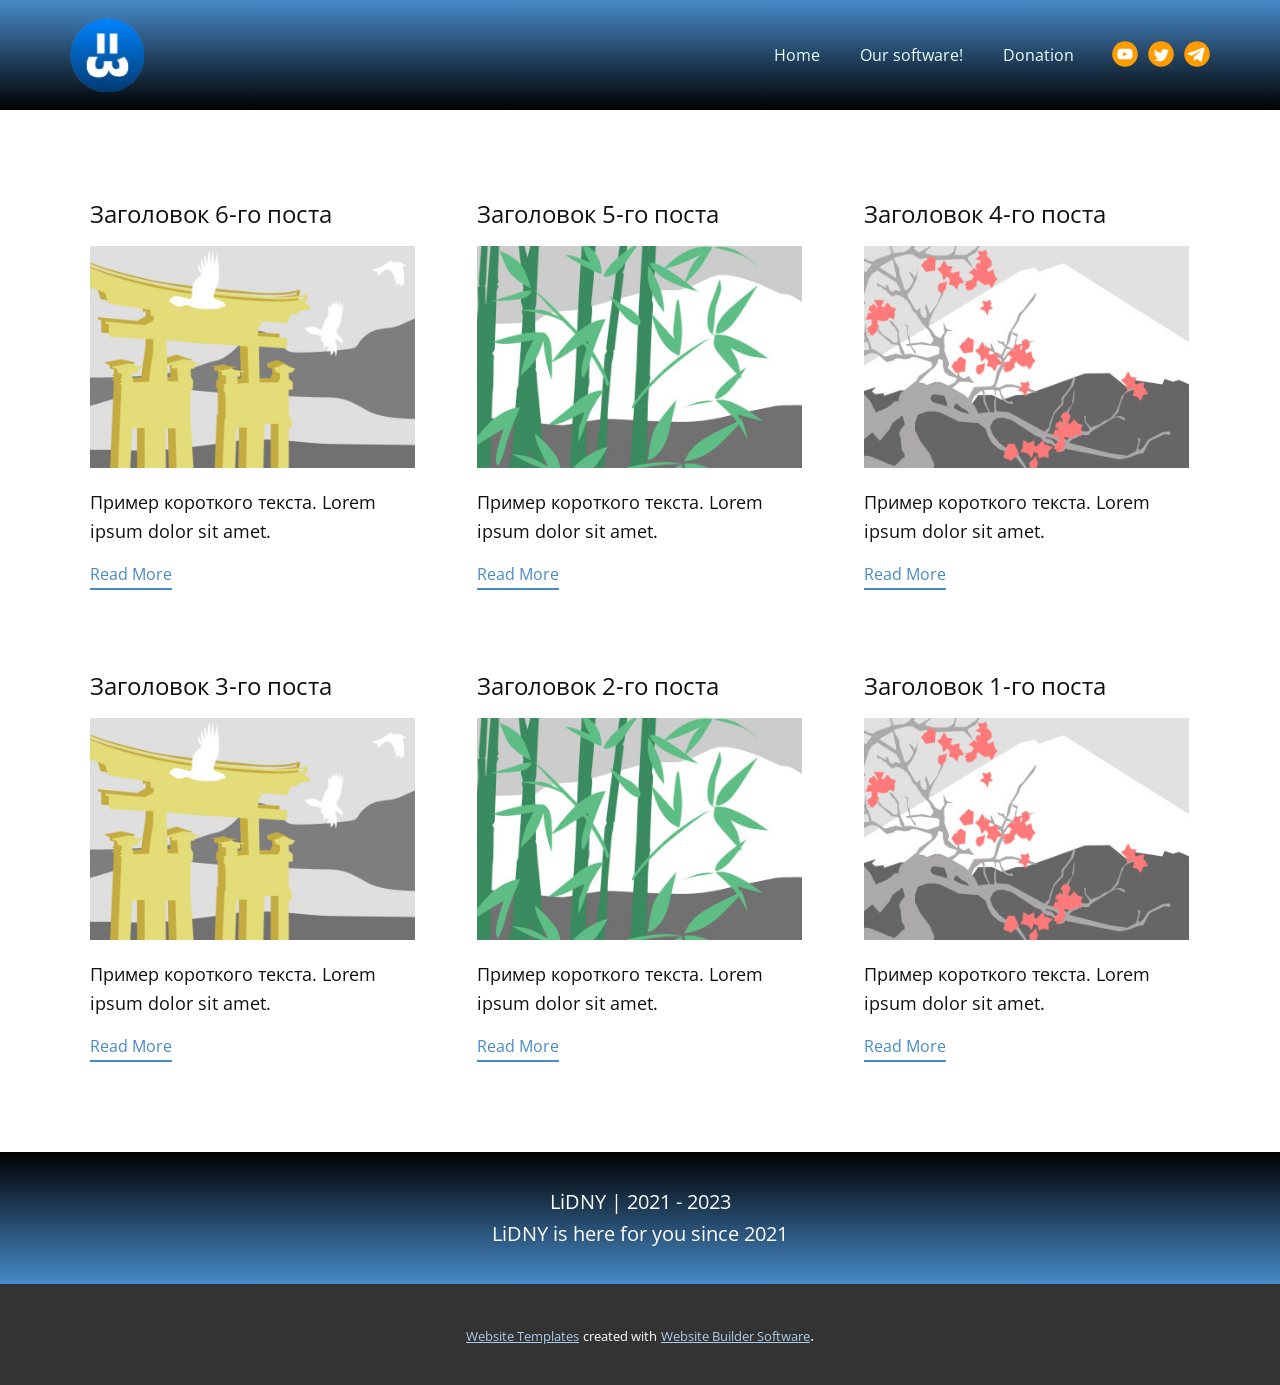
<file: blog/blog.html>
<!DOCTYPE html>
<html style="font-size: 16px;" lang="ru"><head>
    <meta name="viewport" content="width=device-width, initial-scale=1.0">
    <meta charset="utf-8">
    <meta name="keywords" content="">
    <meta name="description" content="">
    <title>Блог</title>
    <link rel="stylesheet" href="../nicepage.css" media="screen">
<link rel="stylesheet" href="../Blog-Template.css" media="screen">
    <script class="u-script" type="text/javascript" src="../jquery.js" defer=""></script>
    <script class="u-script" type="text/javascript" src="../nicepage.js" defer=""></script>
    <meta name="generator" content="Nicepage 5.21.10, nicepage.com">
    <link rel="icon" href="../images/6c769b5342cd46bbb007c0ef29341ff7tplv-photomode-image.png">
    <link id="u-theme-google-font" rel="stylesheet" href="https://fonts.googleapis.com/css?family=Open+Sans:300,300i,400,400i,500,500i,600,600i,700,700i,800,800i">
    
    
    
    
    <script type="application/ld+json">{
		"@context": "http://schema.org",
		"@type": "Organization",
		"name": "Site1",
		"logo": "images/6c769b5342cd46bbb007c0ef29341ff7tplv-photomode-image.png?rand=2ee8",
		"sameAs": [
				"https://www.youtube.com/channel/UCVREDtO1rSDTHj6EMjLOvTg",
				"https://twitter.com/windowskoteyka",
				"https://t.me/koteykalidny"
		]
}</script>
    <meta name="theme-color" content="#478ac9">
    <meta name="twitter:site" content="@">
    <meta name="twitter:card" content="summary_large_image">
    <meta name="twitter:title" content="Blog Template">
    <meta name="twitter:description" content="Site1">
  <meta data-intl-tel-input-cdn-path="intlTelInput/"></head>
  <body data-path-to-root="./" data-include-products="false" class="u-body u-xl-mode" data-lang="ru"><header class="u-align-center-sm u-align-center-xs u-clearfix u-gradient u-header u-header" id="sec-1e69"><div class="u-clearfix u-sheet u-valign-middle u-sheet-1">
        <a href="http://lidny.ddns.net:89/" class="u-image u-logo u-image-1" data-image-width="333" data-image-height="333" title="LiDNY">
          <img src="../images/6c769b5342cd46bbb007c0ef29341ff7tplv-photomode-image.png?rand=2ee8" class="u-logo-image u-logo-image-1">
        </a>
        <div class="u-hidden-sm u-hidden-xs u-social-icons u-spacing-10 u-social-icons-1">
          <a class="u-social-url" target="_blank" data-type="YouTube" title="YouTube" href="https://www.youtube.com/channel/UCVREDtO1rSDTHj6EMjLOvTg"><span class="u-icon u-social-icon u-social-youtube u-text-custom-color-1 u-icon-1"><svg class="u-svg-link" preserveAspectRatio="xMidYMin slice" viewBox="0 0 112 112" style=""><use xmlns:xlink="http://www.w3.org/1999/xlink" xlink:href="#svg-114e"></use></svg><svg class="u-svg-content" viewBox="0 0 112 112" x="0" y="0" id="svg-114e"><circle fill="currentColor" cx="56.1" cy="56.1" r="55"></circle><path fill="#FFFFFF" d="M74.9,33.3H37.3c-7.4,0-13.4,6-13.4,13.4v18.8c0,7.4,6,13.4,13.4,13.4h37.6c7.4,0,13.4-6,13.4-13.4V46.7 C88.3,39.3,82.3,33.3,74.9,33.3L74.9,33.3z M65.9,57l-17.6,8.4c-0.5,0.2-1-0.1-1-0.6V47.5c0-0.5,0.6-0.9,1-0.6l17.6,8.9 C66.4,56,66.4,56.8,65.9,57L65.9,57z"></path></svg></span>
          </a>
          <a class="u-social-url" target="_blank" data-type="Twitter" title="Twitter" href="https://twitter.com/windowskoteyka"><span class="u-icon u-social-icon u-social-twitter u-text-custom-color-1 u-icon-2"><svg class="u-svg-link" preserveAspectRatio="xMidYMin slice" viewBox="0 0 112 112" style=""><use xmlns:xlink="http://www.w3.org/1999/xlink" xlink:href="#svg-6233"></use></svg><svg class="u-svg-content" viewBox="0 0 112 112" x="0" y="0" id="svg-6233"><circle fill="currentColor" class="st0" cx="56.1" cy="56.1" r="55"></circle><path fill="#FFFFFF" d="M83.8,47.3c0,0.6,0,1.2,0,1.7c0,17.7-13.5,38.2-38.2,38.2C38,87.2,31,85,25,81.2c1,0.1,2.1,0.2,3.2,0.2
      c6.3,0,12.1-2.1,16.7-5.7c-5.9-0.1-10.8-4-12.5-9.3c0.8,0.2,1.7,0.2,2.5,0.2c1.2,0,2.4-0.2,3.5-0.5c-6.1-1.2-10.8-6.7-10.8-13.1
      c0-0.1,0-0.1,0-0.2c1.8,1,3.9,1.6,6.1,1.7c-3.6-2.4-6-6.5-6-11.2c0-2.5,0.7-4.8,1.8-6.7c6.6,8.1,16.5,13.5,27.6,14
      c-0.2-1-0.3-2-0.3-3.1c0-7.4,6-13.4,13.4-13.4c3.9,0,7.3,1.6,9.8,4.2c3.1-0.6,5.9-1.7,8.5-3.3c-1,3.1-3.1,5.8-5.9,7.4
      c2.7-0.3,5.3-1,7.7-2.1C88.7,43,86.4,45.4,83.8,47.3z"></path></svg></span>
          </a>
          <a class="u-social-url" target="_blank" data-type="Telegram" title="Telegram" href="https://t.me/koteykalidny"><span class="u-icon u-social-icon u-social-telegram u-text-custom-color-1 u-icon-3"><svg class="u-svg-link" preserveAspectRatio="xMidYMin slice" viewBox="0 0 112 112" style=""><use xmlns:xlink="http://www.w3.org/1999/xlink" xlink:href="#svg-1d43"></use></svg><svg class="u-svg-content" viewBox="0 0 112 112" x="0" y="0" id="svg-1d43"><circle fill="currentColor" cx="56.1" cy="56.1" r="55"></circle><path fill="#FFFFFF" d="M18.4,53.2l64.7-24.9c3-1.1,5.6,0.7,4.7,5.3l0,0l-11,51.8c-0.8,3.7-3,4.6-6.1,2.8L53.9,75.8l-8.1,7.8
	c-0.9,0.9-1.7,1.6-3.4,1.6l1.2-17l31.1-28c1.4-1.2-0.3-1.9-2.1-0.7L34.2,63.7l-16.6-5.2C14,57.4,14,54.9,18.4,53.2L18.4,53.2z"></path></svg></span>
          </a>
        </div>
        <nav class="u-align-left u-hidden-sm u-hidden-xs u-menu u-menu-one-level u-offcanvas u-menu-1">
          <div class="menu-collapse" style="font-size: 1rem;">
            <a class="u-button-style u-custom-text-color u-nav-link" href="#">
              <svg class="u-svg-link" preserveAspectRatio="xMidYMin slice" viewBox="0 0 302 302" style=""><use xmlns:xlink="http://www.w3.org/1999/xlink" xlink:href="#svg-8a8f"></use></svg>
              <svg xmlns="http://www.w3.org/2000/svg" xmlns:xlink="http://www.w3.org/1999/xlink" version="1.1" id="svg-8a8f" x="0px" y="0px" viewBox="0 0 302 302" style="enable-background:new 0 0 302 302;" xml:space="preserve" class="u-svg-content"><g><rect y="36" width="302" height="30"></rect><rect y="236" width="302" height="30"></rect><rect y="136" width="302" height="30"></rect>
</g><g></g><g></g><g></g><g></g><g></g><g></g><g></g><g></g><g></g><g></g><g></g><g></g><g></g><g></g><g></g></svg>
            </a>
          </div>
          <div class="u-custom-menu u-nav-container">
            <ul class="u-nav u-unstyled u-nav-1"><li class="u-nav-item"><a class="u-button-style u-nav-link u-text-active-palette-1-base u-text-hover-palette-4-dark-2 u-text-palette-4-light-3" href="http://lidny.ddns.net:89/" style="padding: 10px 20px;">Home</a>
</li><li class="u-nav-item"><a class="u-button-style u-nav-link u-text-active-palette-1-base u-text-hover-palette-4-dark-2 u-text-palette-4-light-3" href="../LiDNY---Our-software.html" style="padding: 10px 20px;">Our software!</a>
</li><li class="u-nav-item"><a class="u-button-style u-nav-link u-text-active-palette-1-base u-text-hover-palette-4-dark-2 u-text-palette-4-light-3" href="../LiDNY---Donation.html" style="padding: 10px 20px;">Donation</a>
</li></ul>
          </div>
          <div class="u-custom-menu u-nav-container-collapse">
            <div class="u-align-center u-black u-container-style u-inner-container-layout u-opacity u-opacity-95 u-sidenav">
              <div class="u-inner-container-layout u-sidenav-overflow">
                <div class="u-menu-close"></div>
                <ul class="u-align-center u-nav u-popupmenu-items u-unstyled u-nav-2"><li class="u-nav-item"><a class="u-button-style u-nav-link" href="http://lidny.ddns.net:89/">Home</a>
</li><li class="u-nav-item"><a class="u-button-style u-nav-link" href="../LiDNY---Our-software.html">Our software!</a>
</li><li class="u-nav-item"><a class="u-button-style u-nav-link" href="../LiDNY---Donation.html">Donation</a>
</li></ul>
              </div>
            </div>
            <div class="u-black u-menu-overlay u-opacity u-opacity-70"></div>
          </div>
        </nav>
      </div></header>
    <section class="u-clearfix u-section-1" id="sec-8315">
      <div class="u-clearfix u-sheet u-valign-middle u-sheet-1"><!--blog--><!--blog_options_json--><!--{"type":"Recent","source":"","tags":"","count":""}--><!--/blog_options_json-->
        <div class="u-blog u-expanded-width u-repeater u-repeater-1"><!--blog_post-->
          <div class="u-blog-post u-container-style u-repeater-item u-white u-repeater-item-1">
            <div class="u-container-layout u-similar-container u-valign-top u-container-layout-1"><!--blog_post_header-->
              <h4 class="u-blog-control u-text u-text-1">
                <a class="u-post-header-link" href="../blog/пост-5.html">Заголовок 6-го поста</a>
              </h4><!--/blog_post_header--><!--blog_post_image-->
              <a class="u-post-header-link" href="../blog/пост-5.html"><img alt="" class="u-blog-control u-expanded-width u-image u-image-default u-image-1" src="../images/8ad73f3c.jpeg"></a><!--/blog_post_image--><!--blog_post_content-->
              <div class="u-blog-control u-post-content u-text u-text-2 fr-view">Пример короткого текста. Lorem ipsum dolor sit amet.</div><!--/blog_post_content--><!--blog_post_readmore-->
              <a href="../blog/пост-5.html" class="u-blog-control u-border-2 u-border-palette-1-base u-btn u-btn-rectangle u-button-style u-none u-btn-1"><!--blog_post_readmore_content--><!--options_json--><!--{"content":"Read More","defaultValue":"Читать дальше"}--><!--/options_json-->Read More<!--/blog_post_readmore_content--></a><!--/blog_post_readmore-->
            </div>
          </div><div class="u-blog-post u-container-style u-repeater-item u-video-cover u-white">
            <div class="u-container-layout u-similar-container u-valign-top u-container-layout-2"><!--blog_post_header-->
              <h4 class="u-blog-control u-text u-text-3">
                <a class="u-post-header-link" href="../blog/пост-4.html">Заголовок 5-го поста</a>
              </h4><!--/blog_post_header--><!--blog_post_image-->
              <a class="u-post-header-link" href="../blog/пост-4.html"><img alt="" class="u-blog-control u-expanded-width u-image u-image-default u-image-2" src="../images/68f64b9d.jpeg"></a><!--/blog_post_image--><!--blog_post_content-->
              <div class="u-blog-control u-post-content u-text u-text-4 fr-view">Пример короткого текста. Lorem ipsum dolor sit amet.</div><!--/blog_post_content--><!--blog_post_readmore-->
              <a href="../blog/пост-4.html" class="u-blog-control u-border-2 u-border-palette-1-base u-btn u-btn-rectangle u-button-style u-none u-btn-2"><!--blog_post_readmore_content--><!--options_json--><!--{"content":"Read More","defaultValue":"Читать дальше"}--><!--/options_json-->Read More<!--/blog_post_readmore_content--></a><!--/blog_post_readmore-->
            </div>
          </div><div class="u-blog-post u-container-style u-repeater-item u-video-cover u-white">
            <div class="u-container-layout u-similar-container u-valign-top u-container-layout-3"><!--blog_post_header-->
              <h4 class="u-blog-control u-text u-text-5">
                <a class="u-post-header-link" href="../blog/пост-3.html">Заголовок 4-го поста</a>
              </h4><!--/blog_post_header--><!--blog_post_image-->
              <a class="u-post-header-link" href="../blog/пост-3.html"><img alt="" class="u-blog-control u-expanded-width u-image u-image-default u-image-3" src="../images/0fd3416c.jpeg"></a><!--/blog_post_image--><!--blog_post_content-->
              <div class="u-blog-control u-post-content u-text u-text-6 fr-view">Пример короткого текста. Lorem ipsum dolor sit amet.</div><!--/blog_post_content--><!--blog_post_readmore-->
              <a href="../blog/пост-3.html" class="u-blog-control u-border-2 u-border-palette-1-base u-btn u-btn-rectangle u-button-style u-none u-btn-3"><!--blog_post_readmore_content--><!--options_json--><!--{"content":"Read More","defaultValue":"Читать дальше"}--><!--/options_json-->Read More<!--/blog_post_readmore_content--></a><!--/blog_post_readmore-->
            </div>
          </div><div class="u-blog-post u-container-style u-repeater-item u-white u-repeater-item-1">
            <div class="u-container-layout u-similar-container u-valign-top u-container-layout-1"><!--blog_post_header-->
              <h4 class="u-blog-control u-text u-text-1">
                <a class="u-post-header-link" href="../blog/пост-2.html">Заголовок 3-го поста</a>
              </h4><!--/blog_post_header--><!--blog_post_image-->
              <a class="u-post-header-link" href="../blog/пост-2.html"><img alt="" class="u-blog-control u-expanded-width u-image u-image-default u-image-1" src="../images/8ad73f3c.jpeg"></a><!--/blog_post_image--><!--blog_post_content-->
              <div class="u-blog-control u-post-content u-text u-text-2 fr-view">Пример короткого текста. Lorem ipsum dolor sit amet.</div><!--/blog_post_content--><!--blog_post_readmore-->
              <a href="../blog/пост-2.html" class="u-blog-control u-border-2 u-border-palette-1-base u-btn u-btn-rectangle u-button-style u-none u-btn-1"><!--blog_post_readmore_content--><!--options_json--><!--{"content":"Read More","defaultValue":"Читать дальше"}--><!--/options_json-->Read More<!--/blog_post_readmore_content--></a><!--/blog_post_readmore-->
            </div>
          </div><div class="u-blog-post u-container-style u-repeater-item u-video-cover u-white">
            <div class="u-container-layout u-similar-container u-valign-top u-container-layout-2"><!--blog_post_header-->
              <h4 class="u-blog-control u-text u-text-3">
                <a class="u-post-header-link" href="../blog/пост-1.html">Заголовок 2-го поста</a>
              </h4><!--/blog_post_header--><!--blog_post_image-->
              <a class="u-post-header-link" href="../blog/пост-1.html"><img alt="" class="u-blog-control u-expanded-width u-image u-image-default u-image-2" src="../images/68f64b9d.jpeg"></a><!--/blog_post_image--><!--blog_post_content-->
              <div class="u-blog-control u-post-content u-text u-text-4 fr-view">Пример короткого текста. Lorem ipsum dolor sit amet.</div><!--/blog_post_content--><!--blog_post_readmore-->
              <a href="../blog/пост-1.html" class="u-blog-control u-border-2 u-border-palette-1-base u-btn u-btn-rectangle u-button-style u-none u-btn-2"><!--blog_post_readmore_content--><!--options_json--><!--{"content":"Read More","defaultValue":"Читать дальше"}--><!--/options_json-->Read More<!--/blog_post_readmore_content--></a><!--/blog_post_readmore-->
            </div>
          </div><div class="u-blog-post u-container-style u-repeater-item u-video-cover u-white">
            <div class="u-container-layout u-similar-container u-valign-top u-container-layout-3"><!--blog_post_header-->
              <h4 class="u-blog-control u-text u-text-5">
                <a class="u-post-header-link" href="../blog/пост.html">Заголовок 1-го поста</a>
              </h4><!--/blog_post_header--><!--blog_post_image-->
              <a class="u-post-header-link" href="../blog/пост.html"><img alt="" class="u-blog-control u-expanded-width u-image u-image-default u-image-3" src="../images/0fd3416c.jpeg"></a><!--/blog_post_image--><!--blog_post_content-->
              <div class="u-blog-control u-post-content u-text u-text-6 fr-view">Пример короткого текста. Lorem ipsum dolor sit amet.</div><!--/blog_post_content--><!--blog_post_readmore-->
              <a href="../blog/пост.html" class="u-blog-control u-border-2 u-border-palette-1-base u-btn u-btn-rectangle u-button-style u-none u-btn-3"><!--blog_post_readmore_content--><!--options_json--><!--{"content":"Read More","defaultValue":"Читать дальше"}--><!--/options_json-->Read More<!--/blog_post_readmore_content--></a><!--/blog_post_readmore-->
            </div>
          </div><!--/blog_post--><!--blog_post-->
          <!--/blog_post--><!--blog_post-->
          <!--/blog_post-->
        </div><!--/blog-->
      </div>
    </section>
    
    
    
    
    <footer class="u-align-center u-clearfix u-footer u-gradient u-hidden-sm u-hidden-xs u-footer" id="sec-9041"><div class="u-clearfix u-sheet u-sheet-1">
        <p class="u-small-text u-text u-text-variant u-text-1">
          <span class="u-text-white">LiDNY | 2021 - 2023</span>
          <br>
          <span class="u-text-white">LiDNY is here for you since 2021</span>
        </p>
      </div></footer>
    <section class="u-backlink u-clearfix u-grey-80">
      <a class="u-link" href="https://nicepage.com/website-templates" target="_blank">
        <span>Website Templates</span>
      </a>
      <p class="u-text">
        <span>created with</span>
      </p>
      <a class="u-link" href="" target="_blank">
        <span>Website Builder Software</span>
      </a>. 
    </section>
  
</body></html>
</file>
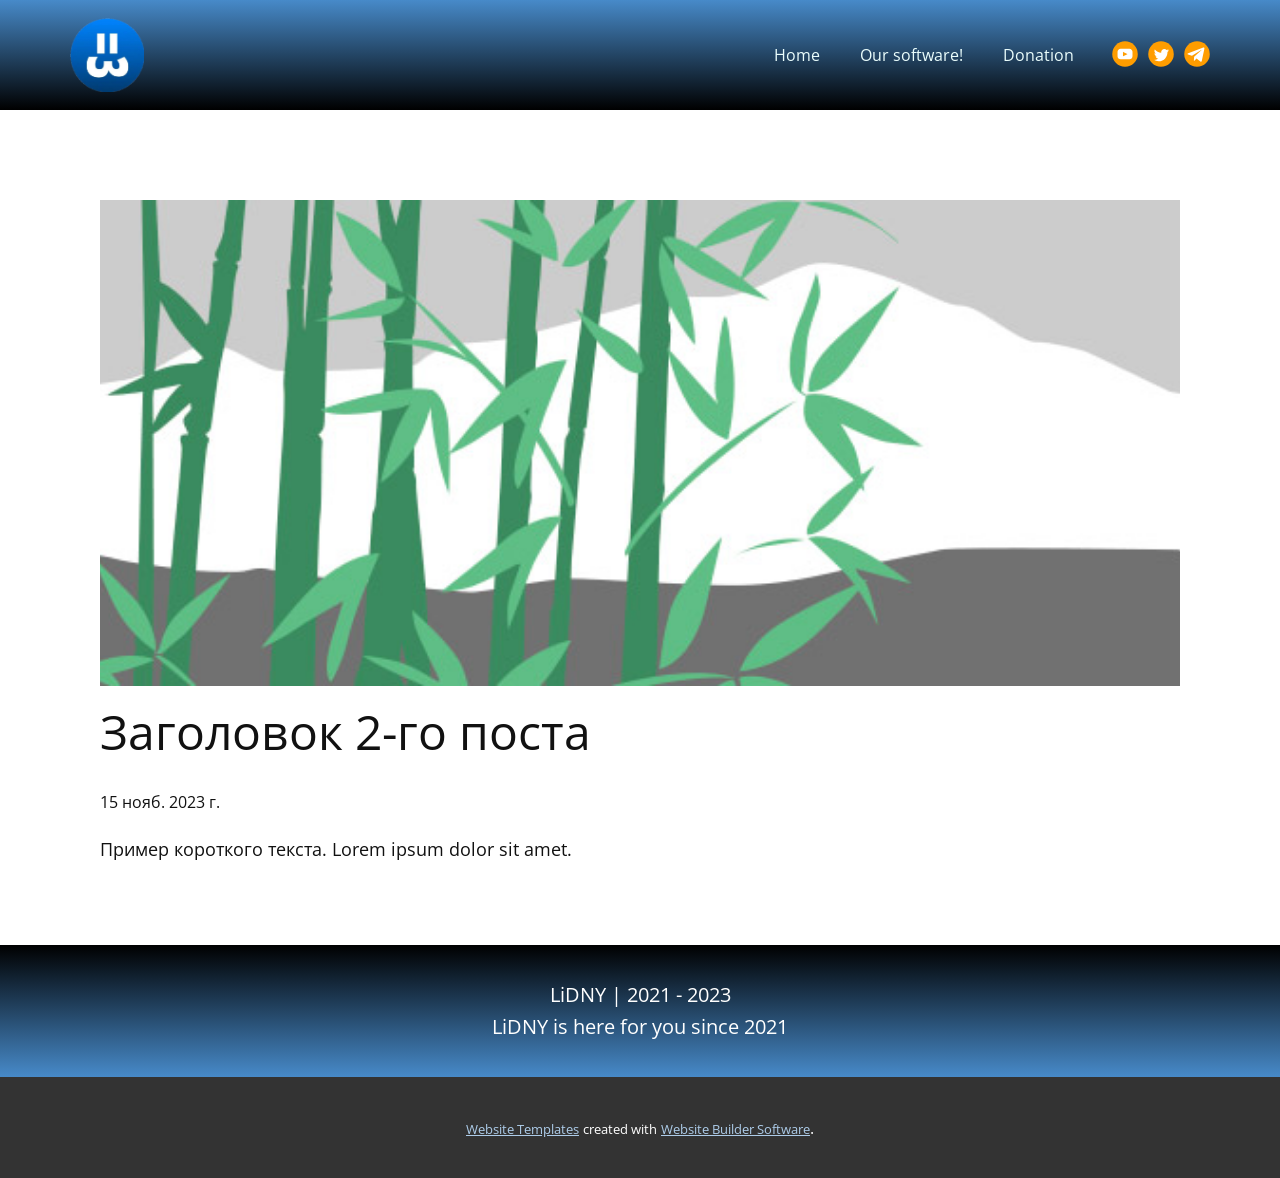
<file: blog/пост-1.html>
<!DOCTYPE html>
<html style="font-size: 16px;" lang="ru"><head>
    <meta name="viewport" content="width=device-width, initial-scale=1.0">
    <meta charset="utf-8">
    <meta name="keywords" content="Заголовок 1-го поста">
    <meta name="description" content="">
    <title>Заголовок 2-го поста</title>
    <link rel="stylesheet" href="../nicepage.css" media="screen">
<link rel="stylesheet" href="../Post-Template.css" media="screen">
    <script class="u-script" type="text/javascript" src="../jquery.js" defer=""></script>
    <script class="u-script" type="text/javascript" src="../nicepage.js" defer=""></script>
    <meta name="generator" content="Nicepage 5.21.10, nicepage.com">
    <link rel="icon" href="../images/6c769b5342cd46bbb007c0ef29341ff7tplv-photomode-image.png">
    <link id="u-theme-google-font" rel="stylesheet" href="https://fonts.googleapis.com/css?family=Open+Sans:300,300i,400,400i,500,500i,600,600i,700,700i,800,800i">
    
    
    
    
    <script type="application/ld+json">{
		"@context": "http://schema.org",
		"@type": "Organization",
		"name": "Site1",
		"logo": "images/6c769b5342cd46bbb007c0ef29341ff7tplv-photomode-image.png?rand=2ee8",
		"sameAs": [
				"https://www.youtube.com/channel/UCVREDtO1rSDTHj6EMjLOvTg",
				"https://twitter.com/windowskoteyka",
				"https://t.me/koteykalidny"
		]
}</script>
    <meta name="theme-color" content="#478ac9">
    <meta name="twitter:site" content="@">
    <meta name="twitter:card" content="summary_large_image">
    <meta name="twitter:title" content="Post Template">
    <meta name="twitter:description" content="Site1">
  <meta data-intl-tel-input-cdn-path="intlTelInput/"></head>
  <body data-path-to-root="./" data-include-products="false" class="u-body u-xl-mode" data-lang="ru"><header class="u-align-center-sm u-align-center-xs u-clearfix u-gradient u-header u-header" id="sec-1e69"><div class="u-clearfix u-sheet u-valign-middle u-sheet-1">
        <a href="http://lidny.ddns.net:89/" class="u-image u-logo u-image-1" data-image-width="333" data-image-height="333" title="LiDNY">
          <img src="../images/6c769b5342cd46bbb007c0ef29341ff7tplv-photomode-image.png?rand=2ee8" class="u-logo-image u-logo-image-1">
        </a>
        <div class="u-hidden-sm u-hidden-xs u-social-icons u-spacing-10 u-social-icons-1">
          <a class="u-social-url" target="_blank" data-type="YouTube" title="YouTube" href="https://www.youtube.com/channel/UCVREDtO1rSDTHj6EMjLOvTg"><span class="u-icon u-social-icon u-social-youtube u-text-custom-color-1 u-icon-1"><svg class="u-svg-link" preserveAspectRatio="xMidYMin slice" viewBox="0 0 112 112" style=""><use xmlns:xlink="http://www.w3.org/1999/xlink" xlink:href="#svg-114e"></use></svg><svg class="u-svg-content" viewBox="0 0 112 112" x="0" y="0" id="svg-114e"><circle fill="currentColor" cx="56.1" cy="56.1" r="55"></circle><path fill="#FFFFFF" d="M74.9,33.3H37.3c-7.4,0-13.4,6-13.4,13.4v18.8c0,7.4,6,13.4,13.4,13.4h37.6c7.4,0,13.4-6,13.4-13.4V46.7 C88.3,39.3,82.3,33.3,74.9,33.3L74.9,33.3z M65.9,57l-17.6,8.4c-0.5,0.2-1-0.1-1-0.6V47.5c0-0.5,0.6-0.9,1-0.6l17.6,8.9 C66.4,56,66.4,56.8,65.9,57L65.9,57z"></path></svg></span>
          </a>
          <a class="u-social-url" target="_blank" data-type="Twitter" title="Twitter" href="https://twitter.com/windowskoteyka"><span class="u-icon u-social-icon u-social-twitter u-text-custom-color-1 u-icon-2"><svg class="u-svg-link" preserveAspectRatio="xMidYMin slice" viewBox="0 0 112 112" style=""><use xmlns:xlink="http://www.w3.org/1999/xlink" xlink:href="#svg-6233"></use></svg><svg class="u-svg-content" viewBox="0 0 112 112" x="0" y="0" id="svg-6233"><circle fill="currentColor" class="st0" cx="56.1" cy="56.1" r="55"></circle><path fill="#FFFFFF" d="M83.8,47.3c0,0.6,0,1.2,0,1.7c0,17.7-13.5,38.2-38.2,38.2C38,87.2,31,85,25,81.2c1,0.1,2.1,0.2,3.2,0.2
      c6.3,0,12.1-2.1,16.7-5.7c-5.9-0.1-10.8-4-12.5-9.3c0.8,0.2,1.7,0.2,2.5,0.2c1.2,0,2.4-0.2,3.5-0.5c-6.1-1.2-10.8-6.7-10.8-13.1
      c0-0.1,0-0.1,0-0.2c1.8,1,3.9,1.6,6.1,1.7c-3.6-2.4-6-6.5-6-11.2c0-2.5,0.7-4.8,1.8-6.7c6.6,8.1,16.5,13.5,27.6,14
      c-0.2-1-0.3-2-0.3-3.1c0-7.4,6-13.4,13.4-13.4c3.9,0,7.3,1.6,9.8,4.2c3.1-0.6,5.9-1.7,8.5-3.3c-1,3.1-3.1,5.8-5.9,7.4
      c2.7-0.3,5.3-1,7.7-2.1C88.7,43,86.4,45.4,83.8,47.3z"></path></svg></span>
          </a>
          <a class="u-social-url" target="_blank" data-type="Telegram" title="Telegram" href="https://t.me/koteykalidny"><span class="u-icon u-social-icon u-social-telegram u-text-custom-color-1 u-icon-3"><svg class="u-svg-link" preserveAspectRatio="xMidYMin slice" viewBox="0 0 112 112" style=""><use xmlns:xlink="http://www.w3.org/1999/xlink" xlink:href="#svg-1d43"></use></svg><svg class="u-svg-content" viewBox="0 0 112 112" x="0" y="0" id="svg-1d43"><circle fill="currentColor" cx="56.1" cy="56.1" r="55"></circle><path fill="#FFFFFF" d="M18.4,53.2l64.7-24.9c3-1.1,5.6,0.7,4.7,5.3l0,0l-11,51.8c-0.8,3.7-3,4.6-6.1,2.8L53.9,75.8l-8.1,7.8
	c-0.9,0.9-1.7,1.6-3.4,1.6l1.2-17l31.1-28c1.4-1.2-0.3-1.9-2.1-0.7L34.2,63.7l-16.6-5.2C14,57.4,14,54.9,18.4,53.2L18.4,53.2z"></path></svg></span>
          </a>
        </div>
        <nav class="u-align-left u-hidden-sm u-hidden-xs u-menu u-menu-one-level u-offcanvas u-menu-1">
          <div class="menu-collapse" style="font-size: 1rem;">
            <a class="u-button-style u-custom-text-color u-nav-link" href="#">
              <svg class="u-svg-link" preserveAspectRatio="xMidYMin slice" viewBox="0 0 302 302" style=""><use xmlns:xlink="http://www.w3.org/1999/xlink" xlink:href="#svg-8a8f"></use></svg>
              <svg xmlns="http://www.w3.org/2000/svg" xmlns:xlink="http://www.w3.org/1999/xlink" version="1.1" id="svg-8a8f" x="0px" y="0px" viewBox="0 0 302 302" style="enable-background:new 0 0 302 302;" xml:space="preserve" class="u-svg-content"><g><rect y="36" width="302" height="30"></rect><rect y="236" width="302" height="30"></rect><rect y="136" width="302" height="30"></rect>
</g><g></g><g></g><g></g><g></g><g></g><g></g><g></g><g></g><g></g><g></g><g></g><g></g><g></g><g></g><g></g></svg>
            </a>
          </div>
          <div class="u-custom-menu u-nav-container">
            <ul class="u-nav u-unstyled u-nav-1"><li class="u-nav-item"><a class="u-button-style u-nav-link u-text-active-palette-1-base u-text-hover-palette-4-dark-2 u-text-palette-4-light-3" href="http://lidny.ddns.net:89/" style="padding: 10px 20px;">Home</a>
</li><li class="u-nav-item"><a class="u-button-style u-nav-link u-text-active-palette-1-base u-text-hover-palette-4-dark-2 u-text-palette-4-light-3" href="../LiDNY---Our-software.html" style="padding: 10px 20px;">Our software!</a>
</li><li class="u-nav-item"><a class="u-button-style u-nav-link u-text-active-palette-1-base u-text-hover-palette-4-dark-2 u-text-palette-4-light-3" href="../LiDNY---Donation.html" style="padding: 10px 20px;">Donation</a>
</li></ul>
          </div>
          <div class="u-custom-menu u-nav-container-collapse">
            <div class="u-align-center u-black u-container-style u-inner-container-layout u-opacity u-opacity-95 u-sidenav">
              <div class="u-inner-container-layout u-sidenav-overflow">
                <div class="u-menu-close"></div>
                <ul class="u-align-center u-nav u-popupmenu-items u-unstyled u-nav-2"><li class="u-nav-item"><a class="u-button-style u-nav-link" href="http://lidny.ddns.net:89/">Home</a>
</li><li class="u-nav-item"><a class="u-button-style u-nav-link" href="../LiDNY---Our-software.html">Our software!</a>
</li><li class="u-nav-item"><a class="u-button-style u-nav-link" href="../LiDNY---Donation.html">Donation</a>
</li></ul>
              </div>
            </div>
            <div class="u-black u-menu-overlay u-opacity u-opacity-70"></div>
          </div>
        </nav>
      </div></header>
    <section class="u-align-center u-clearfix u-section-1" id="sec-8fc3">
      <div class="u-clearfix u-sheet u-valign-middle-md u-valign-middle-sm u-valign-middle-xs u-sheet-1"><!--post_details--><!--post_details_options_json--><!--{"source":""}--><!--/post_details_options_json--><!--blog_post-->
        <div class="u-container-style u-expanded-width u-post-details u-post-details-1">
          <div class="u-container-layout u-valign-middle u-container-layout-1"><!--blog_post_image-->
            <img alt="" class="u-blog-control u-expanded-width u-image u-image-default u-image-1" src="../images/68f64b9d.jpeg"><!--/blog_post_image--><!--blog_post_header-->
            <h2 class="u-blog-control u-text u-text-1">Заголовок 2-го поста</h2><!--/blog_post_header--><!--blog_post_metadata-->
            <div class="u-blog-control u-metadata u-metadata-1"><!--blog_post_metadata_date-->
              <span class="u-meta-date u-meta-icon">15 нояб. 2023 г.</span><!--/blog_post_metadata_date--><!--blog_post_metadata_category-->
              <!--/blog_post_metadata_category--><!--blog_post_metadata_comments-->
              <!--/blog_post_metadata_comments-->
            </div><!--/blog_post_metadata--><!--blog_post_content-->
            <div class="u-align-justify u-blog-control u-post-content u-text u-text-2 fr-view">
  Пример короткого текста. Lorem ipsum dolor sit amet.
  </div><!--/blog_post_content-->
          </div>
        </div><!--/blog_post--><!--/post_details-->
      </div>
    </section>
    
    
    
    
    <footer class="u-align-center u-clearfix u-footer u-gradient u-hidden-sm u-hidden-xs u-footer" id="sec-9041"><div class="u-clearfix u-sheet u-sheet-1">
        <p class="u-small-text u-text u-text-variant u-text-1">
          <span class="u-text-white">LiDNY | 2021 - 2023</span>
          <br>
          <span class="u-text-white">LiDNY is here for you since 2021</span>
        </p>
      </div></footer>
    <section class="u-backlink u-clearfix u-grey-80">
      <a class="u-link" href="https://nicepage.com/website-templates" target="_blank">
        <span>Website Templates</span>
      </a>
      <p class="u-text">
        <span>created with</span>
      </p>
      <a class="u-link" href="" target="_blank">
        <span>Website Builder Software</span>
      </a>. 
    </section>
  
</body></html>
</file>
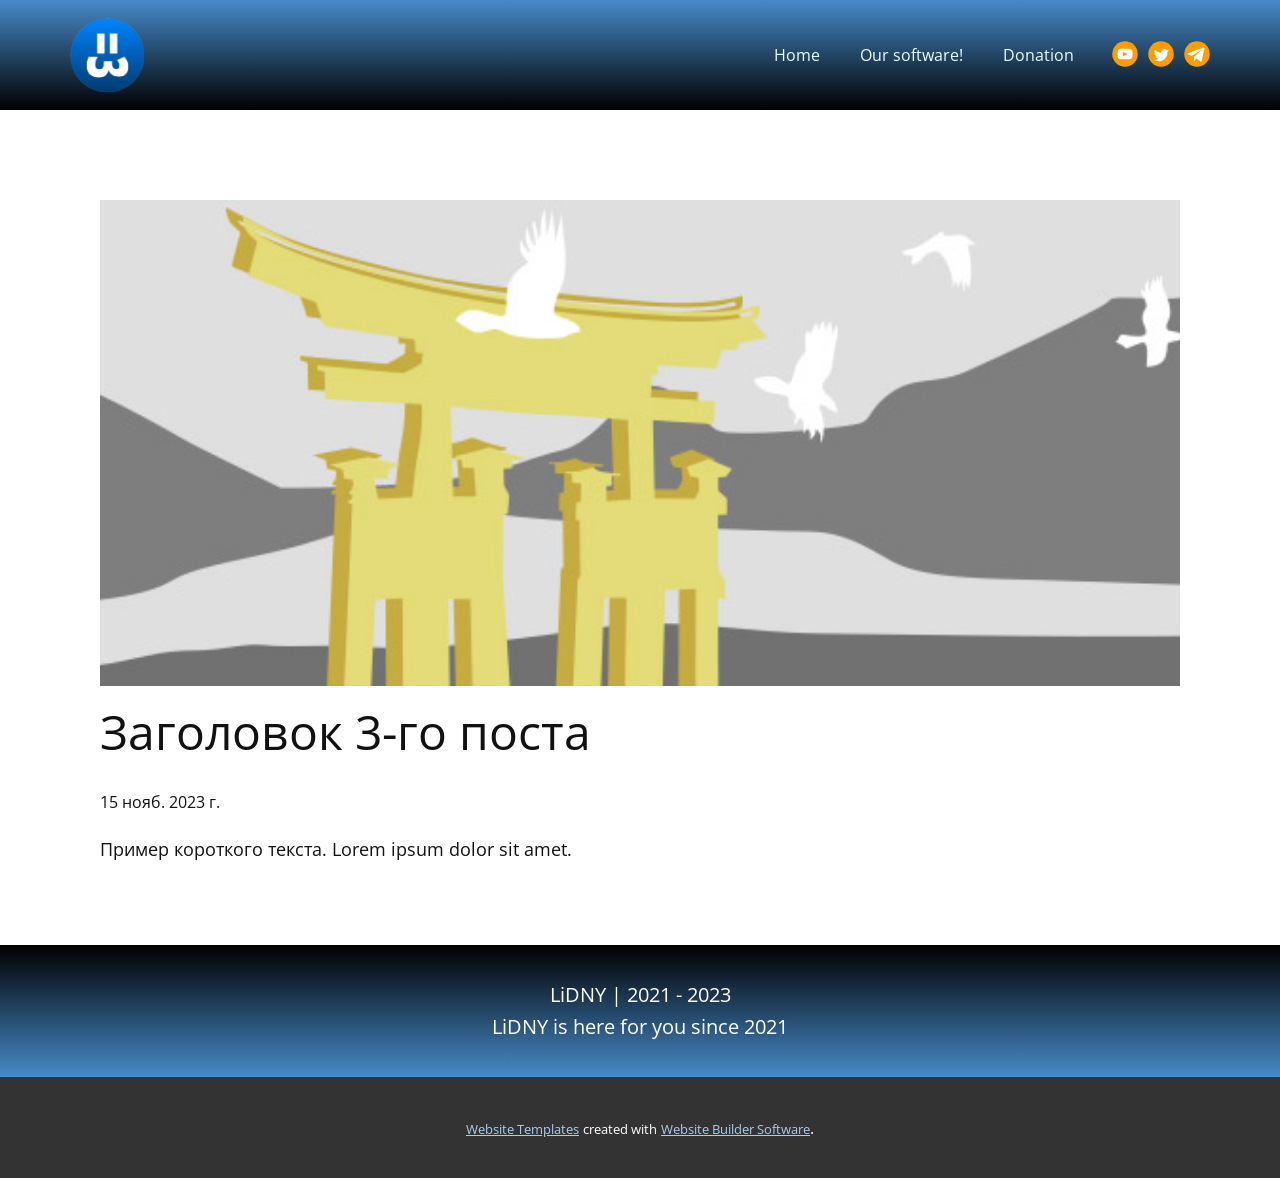
<file: blog/пост-2.html>
<!DOCTYPE html>
<html style="font-size: 16px;" lang="ru"><head>
    <meta name="viewport" content="width=device-width, initial-scale=1.0">
    <meta charset="utf-8">
    <meta name="keywords" content="Заголовок 1-го поста">
    <meta name="description" content="">
    <title>Заголовок 3-го поста</title>
    <link rel="stylesheet" href="../nicepage.css" media="screen">
<link rel="stylesheet" href="../Post-Template.css" media="screen">
    <script class="u-script" type="text/javascript" src="../jquery.js" defer=""></script>
    <script class="u-script" type="text/javascript" src="../nicepage.js" defer=""></script>
    <meta name="generator" content="Nicepage 5.21.10, nicepage.com">
    <link rel="icon" href="../images/6c769b5342cd46bbb007c0ef29341ff7tplv-photomode-image.png">
    <link id="u-theme-google-font" rel="stylesheet" href="https://fonts.googleapis.com/css?family=Open+Sans:300,300i,400,400i,500,500i,600,600i,700,700i,800,800i">
    
    
    
    
    <script type="application/ld+json">{
		"@context": "http://schema.org",
		"@type": "Organization",
		"name": "Site1",
		"logo": "images/6c769b5342cd46bbb007c0ef29341ff7tplv-photomode-image.png?rand=2ee8",
		"sameAs": [
				"https://www.youtube.com/channel/UCVREDtO1rSDTHj6EMjLOvTg",
				"https://twitter.com/windowskoteyka",
				"https://t.me/koteykalidny"
		]
}</script>
    <meta name="theme-color" content="#478ac9">
    <meta name="twitter:site" content="@">
    <meta name="twitter:card" content="summary_large_image">
    <meta name="twitter:title" content="Post Template">
    <meta name="twitter:description" content="Site1">
  <meta data-intl-tel-input-cdn-path="intlTelInput/"></head>
  <body data-path-to-root="./" data-include-products="false" class="u-body u-xl-mode" data-lang="ru"><header class="u-align-center-sm u-align-center-xs u-clearfix u-gradient u-header u-header" id="sec-1e69"><div class="u-clearfix u-sheet u-valign-middle u-sheet-1">
        <a href="http://lidny.ddns.net:89/" class="u-image u-logo u-image-1" data-image-width="333" data-image-height="333" title="LiDNY">
          <img src="../images/6c769b5342cd46bbb007c0ef29341ff7tplv-photomode-image.png?rand=2ee8" class="u-logo-image u-logo-image-1">
        </a>
        <div class="u-hidden-sm u-hidden-xs u-social-icons u-spacing-10 u-social-icons-1">
          <a class="u-social-url" target="_blank" data-type="YouTube" title="YouTube" href="https://www.youtube.com/channel/UCVREDtO1rSDTHj6EMjLOvTg"><span class="u-icon u-social-icon u-social-youtube u-text-custom-color-1 u-icon-1"><svg class="u-svg-link" preserveAspectRatio="xMidYMin slice" viewBox="0 0 112 112" style=""><use xmlns:xlink="http://www.w3.org/1999/xlink" xlink:href="#svg-114e"></use></svg><svg class="u-svg-content" viewBox="0 0 112 112" x="0" y="0" id="svg-114e"><circle fill="currentColor" cx="56.1" cy="56.1" r="55"></circle><path fill="#FFFFFF" d="M74.9,33.3H37.3c-7.4,0-13.4,6-13.4,13.4v18.8c0,7.4,6,13.4,13.4,13.4h37.6c7.4,0,13.4-6,13.4-13.4V46.7 C88.3,39.3,82.3,33.3,74.9,33.3L74.9,33.3z M65.9,57l-17.6,8.4c-0.5,0.2-1-0.1-1-0.6V47.5c0-0.5,0.6-0.9,1-0.6l17.6,8.9 C66.4,56,66.4,56.8,65.9,57L65.9,57z"></path></svg></span>
          </a>
          <a class="u-social-url" target="_blank" data-type="Twitter" title="Twitter" href="https://twitter.com/windowskoteyka"><span class="u-icon u-social-icon u-social-twitter u-text-custom-color-1 u-icon-2"><svg class="u-svg-link" preserveAspectRatio="xMidYMin slice" viewBox="0 0 112 112" style=""><use xmlns:xlink="http://www.w3.org/1999/xlink" xlink:href="#svg-6233"></use></svg><svg class="u-svg-content" viewBox="0 0 112 112" x="0" y="0" id="svg-6233"><circle fill="currentColor" class="st0" cx="56.1" cy="56.1" r="55"></circle><path fill="#FFFFFF" d="M83.8,47.3c0,0.6,0,1.2,0,1.7c0,17.7-13.5,38.2-38.2,38.2C38,87.2,31,85,25,81.2c1,0.1,2.1,0.2,3.2,0.2
      c6.3,0,12.1-2.1,16.7-5.7c-5.9-0.1-10.8-4-12.5-9.3c0.8,0.2,1.7,0.2,2.5,0.2c1.2,0,2.4-0.2,3.5-0.5c-6.1-1.2-10.8-6.7-10.8-13.1
      c0-0.1,0-0.1,0-0.2c1.8,1,3.9,1.6,6.1,1.7c-3.6-2.4-6-6.5-6-11.2c0-2.5,0.7-4.8,1.8-6.7c6.6,8.1,16.5,13.5,27.6,14
      c-0.2-1-0.3-2-0.3-3.1c0-7.4,6-13.4,13.4-13.4c3.9,0,7.3,1.6,9.8,4.2c3.1-0.6,5.9-1.7,8.5-3.3c-1,3.1-3.1,5.8-5.9,7.4
      c2.7-0.3,5.3-1,7.7-2.1C88.7,43,86.4,45.4,83.8,47.3z"></path></svg></span>
          </a>
          <a class="u-social-url" target="_blank" data-type="Telegram" title="Telegram" href="https://t.me/koteykalidny"><span class="u-icon u-social-icon u-social-telegram u-text-custom-color-1 u-icon-3"><svg class="u-svg-link" preserveAspectRatio="xMidYMin slice" viewBox="0 0 112 112" style=""><use xmlns:xlink="http://www.w3.org/1999/xlink" xlink:href="#svg-1d43"></use></svg><svg class="u-svg-content" viewBox="0 0 112 112" x="0" y="0" id="svg-1d43"><circle fill="currentColor" cx="56.1" cy="56.1" r="55"></circle><path fill="#FFFFFF" d="M18.4,53.2l64.7-24.9c3-1.1,5.6,0.7,4.7,5.3l0,0l-11,51.8c-0.8,3.7-3,4.6-6.1,2.8L53.9,75.8l-8.1,7.8
	c-0.9,0.9-1.7,1.6-3.4,1.6l1.2-17l31.1-28c1.4-1.2-0.3-1.9-2.1-0.7L34.2,63.7l-16.6-5.2C14,57.4,14,54.9,18.4,53.2L18.4,53.2z"></path></svg></span>
          </a>
        </div>
        <nav class="u-align-left u-hidden-sm u-hidden-xs u-menu u-menu-one-level u-offcanvas u-menu-1">
          <div class="menu-collapse" style="font-size: 1rem;">
            <a class="u-button-style u-custom-text-color u-nav-link" href="#">
              <svg class="u-svg-link" preserveAspectRatio="xMidYMin slice" viewBox="0 0 302 302" style=""><use xmlns:xlink="http://www.w3.org/1999/xlink" xlink:href="#svg-8a8f"></use></svg>
              <svg xmlns="http://www.w3.org/2000/svg" xmlns:xlink="http://www.w3.org/1999/xlink" version="1.1" id="svg-8a8f" x="0px" y="0px" viewBox="0 0 302 302" style="enable-background:new 0 0 302 302;" xml:space="preserve" class="u-svg-content"><g><rect y="36" width="302" height="30"></rect><rect y="236" width="302" height="30"></rect><rect y="136" width="302" height="30"></rect>
</g><g></g><g></g><g></g><g></g><g></g><g></g><g></g><g></g><g></g><g></g><g></g><g></g><g></g><g></g><g></g></svg>
            </a>
          </div>
          <div class="u-custom-menu u-nav-container">
            <ul class="u-nav u-unstyled u-nav-1"><li class="u-nav-item"><a class="u-button-style u-nav-link u-text-active-palette-1-base u-text-hover-palette-4-dark-2 u-text-palette-4-light-3" href="http://lidny.ddns.net:89/" style="padding: 10px 20px;">Home</a>
</li><li class="u-nav-item"><a class="u-button-style u-nav-link u-text-active-palette-1-base u-text-hover-palette-4-dark-2 u-text-palette-4-light-3" href="../LiDNY---Our-software.html" style="padding: 10px 20px;">Our software!</a>
</li><li class="u-nav-item"><a class="u-button-style u-nav-link u-text-active-palette-1-base u-text-hover-palette-4-dark-2 u-text-palette-4-light-3" href="../LiDNY---Donation.html" style="padding: 10px 20px;">Donation</a>
</li></ul>
          </div>
          <div class="u-custom-menu u-nav-container-collapse">
            <div class="u-align-center u-black u-container-style u-inner-container-layout u-opacity u-opacity-95 u-sidenav">
              <div class="u-inner-container-layout u-sidenav-overflow">
                <div class="u-menu-close"></div>
                <ul class="u-align-center u-nav u-popupmenu-items u-unstyled u-nav-2"><li class="u-nav-item"><a class="u-button-style u-nav-link" href="http://lidny.ddns.net:89/">Home</a>
</li><li class="u-nav-item"><a class="u-button-style u-nav-link" href="../LiDNY---Our-software.html">Our software!</a>
</li><li class="u-nav-item"><a class="u-button-style u-nav-link" href="../LiDNY---Donation.html">Donation</a>
</li></ul>
              </div>
            </div>
            <div class="u-black u-menu-overlay u-opacity u-opacity-70"></div>
          </div>
        </nav>
      </div></header>
    <section class="u-align-center u-clearfix u-section-1" id="sec-8fc3">
      <div class="u-clearfix u-sheet u-valign-middle-md u-valign-middle-sm u-valign-middle-xs u-sheet-1"><!--post_details--><!--post_details_options_json--><!--{"source":""}--><!--/post_details_options_json--><!--blog_post-->
        <div class="u-container-style u-expanded-width u-post-details u-post-details-1">
          <div class="u-container-layout u-valign-middle u-container-layout-1"><!--blog_post_image-->
            <img alt="" class="u-blog-control u-expanded-width u-image u-image-default u-image-1" src="../images/8ad73f3c.jpeg"><!--/blog_post_image--><!--blog_post_header-->
            <h2 class="u-blog-control u-text u-text-1">Заголовок 3-го поста</h2><!--/blog_post_header--><!--blog_post_metadata-->
            <div class="u-blog-control u-metadata u-metadata-1"><!--blog_post_metadata_date-->
              <span class="u-meta-date u-meta-icon">15 нояб. 2023 г.</span><!--/blog_post_metadata_date--><!--blog_post_metadata_category-->
              <!--/blog_post_metadata_category--><!--blog_post_metadata_comments-->
              <!--/blog_post_metadata_comments-->
            </div><!--/blog_post_metadata--><!--blog_post_content-->
            <div class="u-align-justify u-blog-control u-post-content u-text u-text-2 fr-view">
  Пример короткого текста. Lorem ipsum dolor sit amet.
  </div><!--/blog_post_content-->
          </div>
        </div><!--/blog_post--><!--/post_details-->
      </div>
    </section>
    
    
    
    
    <footer class="u-align-center u-clearfix u-footer u-gradient u-hidden-sm u-hidden-xs u-footer" id="sec-9041"><div class="u-clearfix u-sheet u-sheet-1">
        <p class="u-small-text u-text u-text-variant u-text-1">
          <span class="u-text-white">LiDNY | 2021 - 2023</span>
          <br>
          <span class="u-text-white">LiDNY is here for you since 2021</span>
        </p>
      </div></footer>
    <section class="u-backlink u-clearfix u-grey-80">
      <a class="u-link" href="https://nicepage.com/website-templates" target="_blank">
        <span>Website Templates</span>
      </a>
      <p class="u-text">
        <span>created with</span>
      </p>
      <a class="u-link" href="" target="_blank">
        <span>Website Builder Software</span>
      </a>. 
    </section>
  
</body></html>
</file>
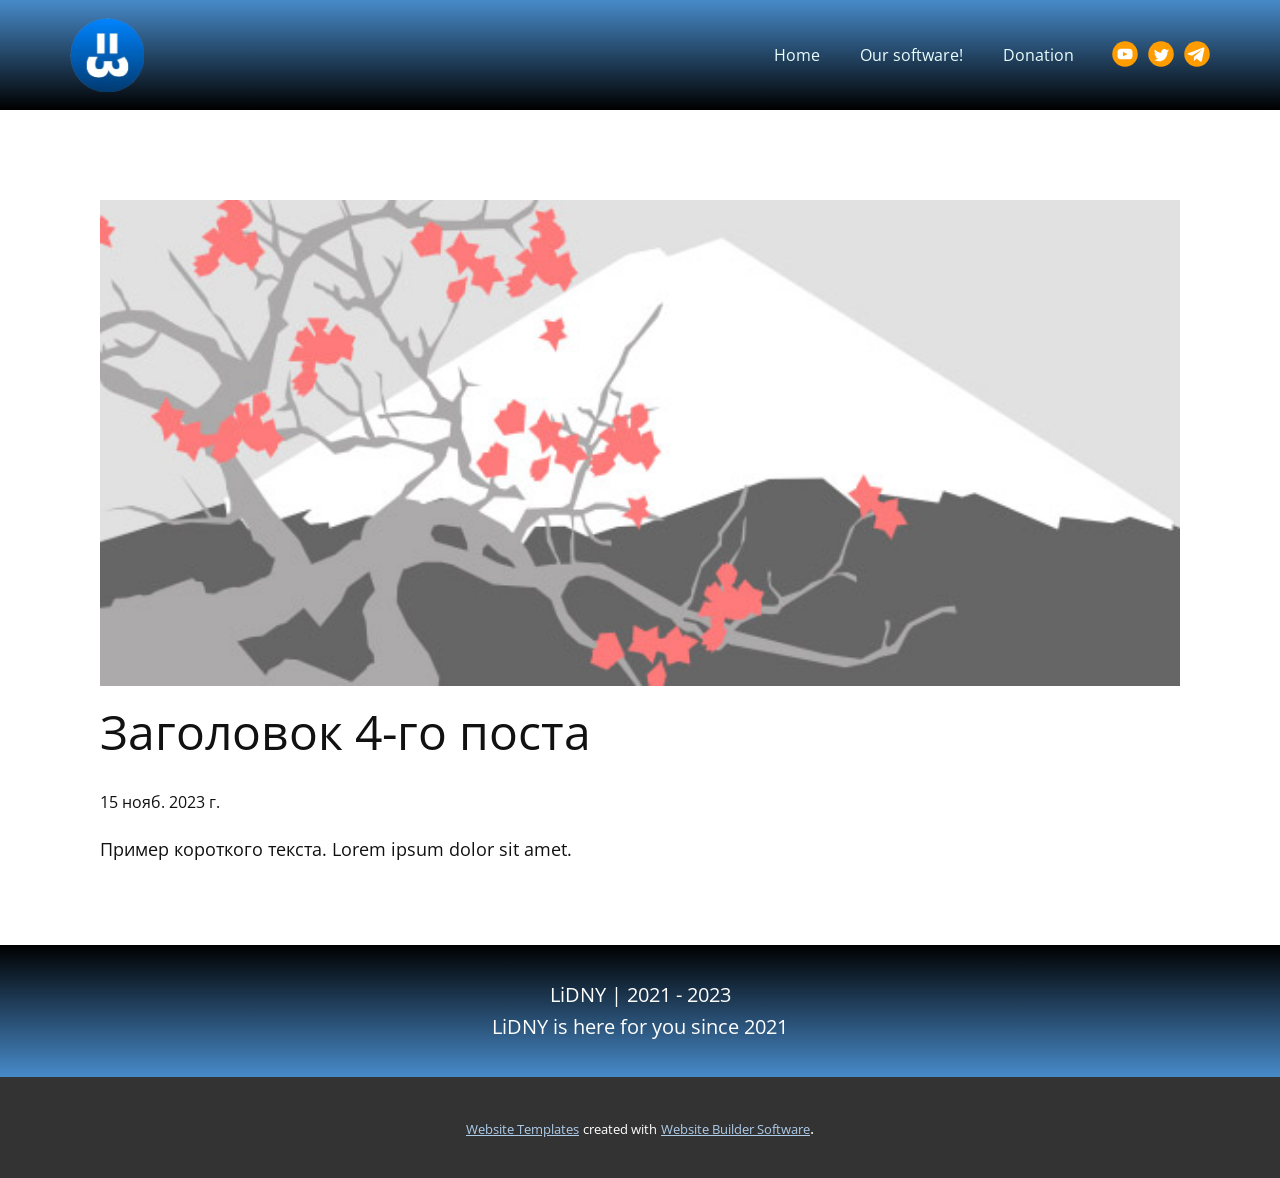
<file: blog/пост-3.html>
<!DOCTYPE html>
<html style="font-size: 16px;" lang="ru"><head>
    <meta name="viewport" content="width=device-width, initial-scale=1.0">
    <meta charset="utf-8">
    <meta name="keywords" content="Заголовок 1-го поста">
    <meta name="description" content="">
    <title>Заголовок 4-го поста</title>
    <link rel="stylesheet" href="../nicepage.css" media="screen">
<link rel="stylesheet" href="../Post-Template.css" media="screen">
    <script class="u-script" type="text/javascript" src="../jquery.js" defer=""></script>
    <script class="u-script" type="text/javascript" src="../nicepage.js" defer=""></script>
    <meta name="generator" content="Nicepage 5.21.10, nicepage.com">
    <link rel="icon" href="../images/6c769b5342cd46bbb007c0ef29341ff7tplv-photomode-image.png">
    <link id="u-theme-google-font" rel="stylesheet" href="https://fonts.googleapis.com/css?family=Open+Sans:300,300i,400,400i,500,500i,600,600i,700,700i,800,800i">
    
    
    
    
    <script type="application/ld+json">{
		"@context": "http://schema.org",
		"@type": "Organization",
		"name": "Site1",
		"logo": "images/6c769b5342cd46bbb007c0ef29341ff7tplv-photomode-image.png?rand=2ee8",
		"sameAs": [
				"https://www.youtube.com/channel/UCVREDtO1rSDTHj6EMjLOvTg",
				"https://twitter.com/windowskoteyka",
				"https://t.me/koteykalidny"
		]
}</script>
    <meta name="theme-color" content="#478ac9">
    <meta name="twitter:site" content="@">
    <meta name="twitter:card" content="summary_large_image">
    <meta name="twitter:title" content="Post Template">
    <meta name="twitter:description" content="Site1">
  <meta data-intl-tel-input-cdn-path="intlTelInput/"></head>
  <body data-path-to-root="./" data-include-products="false" class="u-body u-xl-mode" data-lang="ru"><header class="u-align-center-sm u-align-center-xs u-clearfix u-gradient u-header u-header" id="sec-1e69"><div class="u-clearfix u-sheet u-valign-middle u-sheet-1">
        <a href="http://lidny.ddns.net:89/" class="u-image u-logo u-image-1" data-image-width="333" data-image-height="333" title="LiDNY">
          <img src="../images/6c769b5342cd46bbb007c0ef29341ff7tplv-photomode-image.png?rand=2ee8" class="u-logo-image u-logo-image-1">
        </a>
        <div class="u-hidden-sm u-hidden-xs u-social-icons u-spacing-10 u-social-icons-1">
          <a class="u-social-url" target="_blank" data-type="YouTube" title="YouTube" href="https://www.youtube.com/channel/UCVREDtO1rSDTHj6EMjLOvTg"><span class="u-icon u-social-icon u-social-youtube u-text-custom-color-1 u-icon-1"><svg class="u-svg-link" preserveAspectRatio="xMidYMin slice" viewBox="0 0 112 112" style=""><use xmlns:xlink="http://www.w3.org/1999/xlink" xlink:href="#svg-114e"></use></svg><svg class="u-svg-content" viewBox="0 0 112 112" x="0" y="0" id="svg-114e"><circle fill="currentColor" cx="56.1" cy="56.1" r="55"></circle><path fill="#FFFFFF" d="M74.9,33.3H37.3c-7.4,0-13.4,6-13.4,13.4v18.8c0,7.4,6,13.4,13.4,13.4h37.6c7.4,0,13.4-6,13.4-13.4V46.7 C88.3,39.3,82.3,33.3,74.9,33.3L74.9,33.3z M65.9,57l-17.6,8.4c-0.5,0.2-1-0.1-1-0.6V47.5c0-0.5,0.6-0.9,1-0.6l17.6,8.9 C66.4,56,66.4,56.8,65.9,57L65.9,57z"></path></svg></span>
          </a>
          <a class="u-social-url" target="_blank" data-type="Twitter" title="Twitter" href="https://twitter.com/windowskoteyka"><span class="u-icon u-social-icon u-social-twitter u-text-custom-color-1 u-icon-2"><svg class="u-svg-link" preserveAspectRatio="xMidYMin slice" viewBox="0 0 112 112" style=""><use xmlns:xlink="http://www.w3.org/1999/xlink" xlink:href="#svg-6233"></use></svg><svg class="u-svg-content" viewBox="0 0 112 112" x="0" y="0" id="svg-6233"><circle fill="currentColor" class="st0" cx="56.1" cy="56.1" r="55"></circle><path fill="#FFFFFF" d="M83.8,47.3c0,0.6,0,1.2,0,1.7c0,17.7-13.5,38.2-38.2,38.2C38,87.2,31,85,25,81.2c1,0.1,2.1,0.2,3.2,0.2
      c6.3,0,12.1-2.1,16.7-5.7c-5.9-0.1-10.8-4-12.5-9.3c0.8,0.2,1.7,0.2,2.5,0.2c1.2,0,2.4-0.2,3.5-0.5c-6.1-1.2-10.8-6.7-10.8-13.1
      c0-0.1,0-0.1,0-0.2c1.8,1,3.9,1.6,6.1,1.7c-3.6-2.4-6-6.5-6-11.2c0-2.5,0.7-4.8,1.8-6.7c6.6,8.1,16.5,13.5,27.6,14
      c-0.2-1-0.3-2-0.3-3.1c0-7.4,6-13.4,13.4-13.4c3.9,0,7.3,1.6,9.8,4.2c3.1-0.6,5.9-1.7,8.5-3.3c-1,3.1-3.1,5.8-5.9,7.4
      c2.7-0.3,5.3-1,7.7-2.1C88.7,43,86.4,45.4,83.8,47.3z"></path></svg></span>
          </a>
          <a class="u-social-url" target="_blank" data-type="Telegram" title="Telegram" href="https://t.me/koteykalidny"><span class="u-icon u-social-icon u-social-telegram u-text-custom-color-1 u-icon-3"><svg class="u-svg-link" preserveAspectRatio="xMidYMin slice" viewBox="0 0 112 112" style=""><use xmlns:xlink="http://www.w3.org/1999/xlink" xlink:href="#svg-1d43"></use></svg><svg class="u-svg-content" viewBox="0 0 112 112" x="0" y="0" id="svg-1d43"><circle fill="currentColor" cx="56.1" cy="56.1" r="55"></circle><path fill="#FFFFFF" d="M18.4,53.2l64.7-24.9c3-1.1,5.6,0.7,4.7,5.3l0,0l-11,51.8c-0.8,3.7-3,4.6-6.1,2.8L53.9,75.8l-8.1,7.8
	c-0.9,0.9-1.7,1.6-3.4,1.6l1.2-17l31.1-28c1.4-1.2-0.3-1.9-2.1-0.7L34.2,63.7l-16.6-5.2C14,57.4,14,54.9,18.4,53.2L18.4,53.2z"></path></svg></span>
          </a>
        </div>
        <nav class="u-align-left u-hidden-sm u-hidden-xs u-menu u-menu-one-level u-offcanvas u-menu-1">
          <div class="menu-collapse" style="font-size: 1rem;">
            <a class="u-button-style u-custom-text-color u-nav-link" href="#">
              <svg class="u-svg-link" preserveAspectRatio="xMidYMin slice" viewBox="0 0 302 302" style=""><use xmlns:xlink="http://www.w3.org/1999/xlink" xlink:href="#svg-8a8f"></use></svg>
              <svg xmlns="http://www.w3.org/2000/svg" xmlns:xlink="http://www.w3.org/1999/xlink" version="1.1" id="svg-8a8f" x="0px" y="0px" viewBox="0 0 302 302" style="enable-background:new 0 0 302 302;" xml:space="preserve" class="u-svg-content"><g><rect y="36" width="302" height="30"></rect><rect y="236" width="302" height="30"></rect><rect y="136" width="302" height="30"></rect>
</g><g></g><g></g><g></g><g></g><g></g><g></g><g></g><g></g><g></g><g></g><g></g><g></g><g></g><g></g><g></g></svg>
            </a>
          </div>
          <div class="u-custom-menu u-nav-container">
            <ul class="u-nav u-unstyled u-nav-1"><li class="u-nav-item"><a class="u-button-style u-nav-link u-text-active-palette-1-base u-text-hover-palette-4-dark-2 u-text-palette-4-light-3" href="http://lidny.ddns.net:89/" style="padding: 10px 20px;">Home</a>
</li><li class="u-nav-item"><a class="u-button-style u-nav-link u-text-active-palette-1-base u-text-hover-palette-4-dark-2 u-text-palette-4-light-3" href="../LiDNY---Our-software.html" style="padding: 10px 20px;">Our software!</a>
</li><li class="u-nav-item"><a class="u-button-style u-nav-link u-text-active-palette-1-base u-text-hover-palette-4-dark-2 u-text-palette-4-light-3" href="../LiDNY---Donation.html" style="padding: 10px 20px;">Donation</a>
</li></ul>
          </div>
          <div class="u-custom-menu u-nav-container-collapse">
            <div class="u-align-center u-black u-container-style u-inner-container-layout u-opacity u-opacity-95 u-sidenav">
              <div class="u-inner-container-layout u-sidenav-overflow">
                <div class="u-menu-close"></div>
                <ul class="u-align-center u-nav u-popupmenu-items u-unstyled u-nav-2"><li class="u-nav-item"><a class="u-button-style u-nav-link" href="http://lidny.ddns.net:89/">Home</a>
</li><li class="u-nav-item"><a class="u-button-style u-nav-link" href="../LiDNY---Our-software.html">Our software!</a>
</li><li class="u-nav-item"><a class="u-button-style u-nav-link" href="../LiDNY---Donation.html">Donation</a>
</li></ul>
              </div>
            </div>
            <div class="u-black u-menu-overlay u-opacity u-opacity-70"></div>
          </div>
        </nav>
      </div></header>
    <section class="u-align-center u-clearfix u-section-1" id="sec-8fc3">
      <div class="u-clearfix u-sheet u-valign-middle-md u-valign-middle-sm u-valign-middle-xs u-sheet-1"><!--post_details--><!--post_details_options_json--><!--{"source":""}--><!--/post_details_options_json--><!--blog_post-->
        <div class="u-container-style u-expanded-width u-post-details u-post-details-1">
          <div class="u-container-layout u-valign-middle u-container-layout-1"><!--blog_post_image-->
            <img alt="" class="u-blog-control u-expanded-width u-image u-image-default u-image-1" src="../images/0fd3416c.jpeg"><!--/blog_post_image--><!--blog_post_header-->
            <h2 class="u-blog-control u-text u-text-1">Заголовок 4-го поста</h2><!--/blog_post_header--><!--blog_post_metadata-->
            <div class="u-blog-control u-metadata u-metadata-1"><!--blog_post_metadata_date-->
              <span class="u-meta-date u-meta-icon">15 нояб. 2023 г.</span><!--/blog_post_metadata_date--><!--blog_post_metadata_category-->
              <!--/blog_post_metadata_category--><!--blog_post_metadata_comments-->
              <!--/blog_post_metadata_comments-->
            </div><!--/blog_post_metadata--><!--blog_post_content-->
            <div class="u-align-justify u-blog-control u-post-content u-text u-text-2 fr-view">
  Пример короткого текста. Lorem ipsum dolor sit amet.
  </div><!--/blog_post_content-->
          </div>
        </div><!--/blog_post--><!--/post_details-->
      </div>
    </section>
    
    
    
    
    <footer class="u-align-center u-clearfix u-footer u-gradient u-hidden-sm u-hidden-xs u-footer" id="sec-9041"><div class="u-clearfix u-sheet u-sheet-1">
        <p class="u-small-text u-text u-text-variant u-text-1">
          <span class="u-text-white">LiDNY | 2021 - 2023</span>
          <br>
          <span class="u-text-white">LiDNY is here for you since 2021</span>
        </p>
      </div></footer>
    <section class="u-backlink u-clearfix u-grey-80">
      <a class="u-link" href="https://nicepage.com/website-templates" target="_blank">
        <span>Website Templates</span>
      </a>
      <p class="u-text">
        <span>created with</span>
      </p>
      <a class="u-link" href="" target="_blank">
        <span>Website Builder Software</span>
      </a>. 
    </section>
  
</body></html>
</file>
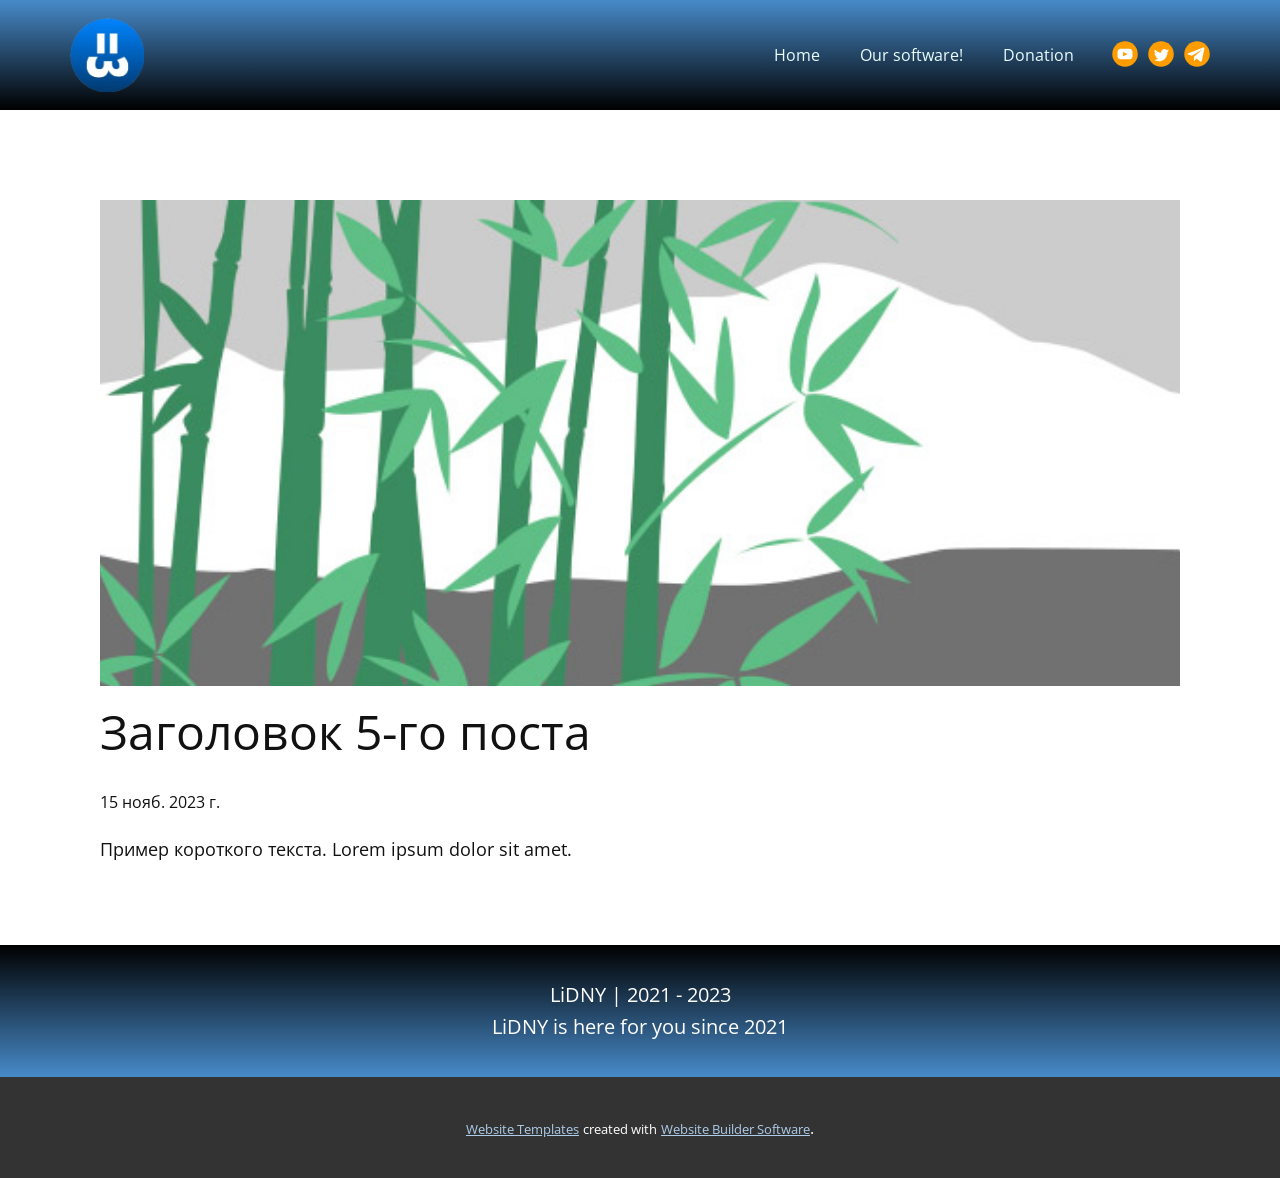
<file: blog/пост-4.html>
<!DOCTYPE html>
<html style="font-size: 16px;" lang="ru"><head>
    <meta name="viewport" content="width=device-width, initial-scale=1.0">
    <meta charset="utf-8">
    <meta name="keywords" content="Заголовок 1-го поста">
    <meta name="description" content="">
    <title>Заголовок 5-го поста</title>
    <link rel="stylesheet" href="../nicepage.css" media="screen">
<link rel="stylesheet" href="../Post-Template.css" media="screen">
    <script class="u-script" type="text/javascript" src="../jquery.js" defer=""></script>
    <script class="u-script" type="text/javascript" src="../nicepage.js" defer=""></script>
    <meta name="generator" content="Nicepage 5.21.10, nicepage.com">
    <link rel="icon" href="../images/6c769b5342cd46bbb007c0ef29341ff7tplv-photomode-image.png">
    <link id="u-theme-google-font" rel="stylesheet" href="https://fonts.googleapis.com/css?family=Open+Sans:300,300i,400,400i,500,500i,600,600i,700,700i,800,800i">
    
    
    
    
    <script type="application/ld+json">{
		"@context": "http://schema.org",
		"@type": "Organization",
		"name": "Site1",
		"logo": "images/6c769b5342cd46bbb007c0ef29341ff7tplv-photomode-image.png?rand=2ee8",
		"sameAs": [
				"https://www.youtube.com/channel/UCVREDtO1rSDTHj6EMjLOvTg",
				"https://twitter.com/windowskoteyka",
				"https://t.me/koteykalidny"
		]
}</script>
    <meta name="theme-color" content="#478ac9">
    <meta name="twitter:site" content="@">
    <meta name="twitter:card" content="summary_large_image">
    <meta name="twitter:title" content="Post Template">
    <meta name="twitter:description" content="Site1">
  <meta data-intl-tel-input-cdn-path="intlTelInput/"></head>
  <body data-path-to-root="./" data-include-products="false" class="u-body u-xl-mode" data-lang="ru"><header class="u-align-center-sm u-align-center-xs u-clearfix u-gradient u-header u-header" id="sec-1e69"><div class="u-clearfix u-sheet u-valign-middle u-sheet-1">
        <a href="http://lidny.ddns.net:89/" class="u-image u-logo u-image-1" data-image-width="333" data-image-height="333" title="LiDNY">
          <img src="../images/6c769b5342cd46bbb007c0ef29341ff7tplv-photomode-image.png?rand=2ee8" class="u-logo-image u-logo-image-1">
        </a>
        <div class="u-hidden-sm u-hidden-xs u-social-icons u-spacing-10 u-social-icons-1">
          <a class="u-social-url" target="_blank" data-type="YouTube" title="YouTube" href="https://www.youtube.com/channel/UCVREDtO1rSDTHj6EMjLOvTg"><span class="u-icon u-social-icon u-social-youtube u-text-custom-color-1 u-icon-1"><svg class="u-svg-link" preserveAspectRatio="xMidYMin slice" viewBox="0 0 112 112" style=""><use xmlns:xlink="http://www.w3.org/1999/xlink" xlink:href="#svg-114e"></use></svg><svg class="u-svg-content" viewBox="0 0 112 112" x="0" y="0" id="svg-114e"><circle fill="currentColor" cx="56.1" cy="56.1" r="55"></circle><path fill="#FFFFFF" d="M74.9,33.3H37.3c-7.4,0-13.4,6-13.4,13.4v18.8c0,7.4,6,13.4,13.4,13.4h37.6c7.4,0,13.4-6,13.4-13.4V46.7 C88.3,39.3,82.3,33.3,74.9,33.3L74.9,33.3z M65.9,57l-17.6,8.4c-0.5,0.2-1-0.1-1-0.6V47.5c0-0.5,0.6-0.9,1-0.6l17.6,8.9 C66.4,56,66.4,56.8,65.9,57L65.9,57z"></path></svg></span>
          </a>
          <a class="u-social-url" target="_blank" data-type="Twitter" title="Twitter" href="https://twitter.com/windowskoteyka"><span class="u-icon u-social-icon u-social-twitter u-text-custom-color-1 u-icon-2"><svg class="u-svg-link" preserveAspectRatio="xMidYMin slice" viewBox="0 0 112 112" style=""><use xmlns:xlink="http://www.w3.org/1999/xlink" xlink:href="#svg-6233"></use></svg><svg class="u-svg-content" viewBox="0 0 112 112" x="0" y="0" id="svg-6233"><circle fill="currentColor" class="st0" cx="56.1" cy="56.1" r="55"></circle><path fill="#FFFFFF" d="M83.8,47.3c0,0.6,0,1.2,0,1.7c0,17.7-13.5,38.2-38.2,38.2C38,87.2,31,85,25,81.2c1,0.1,2.1,0.2,3.2,0.2
      c6.3,0,12.1-2.1,16.7-5.7c-5.9-0.1-10.8-4-12.5-9.3c0.8,0.2,1.7,0.2,2.5,0.2c1.2,0,2.4-0.2,3.5-0.5c-6.1-1.2-10.8-6.7-10.8-13.1
      c0-0.1,0-0.1,0-0.2c1.8,1,3.9,1.6,6.1,1.7c-3.6-2.4-6-6.5-6-11.2c0-2.5,0.7-4.8,1.8-6.7c6.6,8.1,16.5,13.5,27.6,14
      c-0.2-1-0.3-2-0.3-3.1c0-7.4,6-13.4,13.4-13.4c3.9,0,7.3,1.6,9.8,4.2c3.1-0.6,5.9-1.7,8.5-3.3c-1,3.1-3.1,5.8-5.9,7.4
      c2.7-0.3,5.3-1,7.7-2.1C88.7,43,86.4,45.4,83.8,47.3z"></path></svg></span>
          </a>
          <a class="u-social-url" target="_blank" data-type="Telegram" title="Telegram" href="https://t.me/koteykalidny"><span class="u-icon u-social-icon u-social-telegram u-text-custom-color-1 u-icon-3"><svg class="u-svg-link" preserveAspectRatio="xMidYMin slice" viewBox="0 0 112 112" style=""><use xmlns:xlink="http://www.w3.org/1999/xlink" xlink:href="#svg-1d43"></use></svg><svg class="u-svg-content" viewBox="0 0 112 112" x="0" y="0" id="svg-1d43"><circle fill="currentColor" cx="56.1" cy="56.1" r="55"></circle><path fill="#FFFFFF" d="M18.4,53.2l64.7-24.9c3-1.1,5.6,0.7,4.7,5.3l0,0l-11,51.8c-0.8,3.7-3,4.6-6.1,2.8L53.9,75.8l-8.1,7.8
	c-0.9,0.9-1.7,1.6-3.4,1.6l1.2-17l31.1-28c1.4-1.2-0.3-1.9-2.1-0.7L34.2,63.7l-16.6-5.2C14,57.4,14,54.9,18.4,53.2L18.4,53.2z"></path></svg></span>
          </a>
        </div>
        <nav class="u-align-left u-hidden-sm u-hidden-xs u-menu u-menu-one-level u-offcanvas u-menu-1">
          <div class="menu-collapse" style="font-size: 1rem;">
            <a class="u-button-style u-custom-text-color u-nav-link" href="#">
              <svg class="u-svg-link" preserveAspectRatio="xMidYMin slice" viewBox="0 0 302 302" style=""><use xmlns:xlink="http://www.w3.org/1999/xlink" xlink:href="#svg-8a8f"></use></svg>
              <svg xmlns="http://www.w3.org/2000/svg" xmlns:xlink="http://www.w3.org/1999/xlink" version="1.1" id="svg-8a8f" x="0px" y="0px" viewBox="0 0 302 302" style="enable-background:new 0 0 302 302;" xml:space="preserve" class="u-svg-content"><g><rect y="36" width="302" height="30"></rect><rect y="236" width="302" height="30"></rect><rect y="136" width="302" height="30"></rect>
</g><g></g><g></g><g></g><g></g><g></g><g></g><g></g><g></g><g></g><g></g><g></g><g></g><g></g><g></g><g></g></svg>
            </a>
          </div>
          <div class="u-custom-menu u-nav-container">
            <ul class="u-nav u-unstyled u-nav-1"><li class="u-nav-item"><a class="u-button-style u-nav-link u-text-active-palette-1-base u-text-hover-palette-4-dark-2 u-text-palette-4-light-3" href="http://lidny.ddns.net:89/" style="padding: 10px 20px;">Home</a>
</li><li class="u-nav-item"><a class="u-button-style u-nav-link u-text-active-palette-1-base u-text-hover-palette-4-dark-2 u-text-palette-4-light-3" href="../LiDNY---Our-software.html" style="padding: 10px 20px;">Our software!</a>
</li><li class="u-nav-item"><a class="u-button-style u-nav-link u-text-active-palette-1-base u-text-hover-palette-4-dark-2 u-text-palette-4-light-3" href="../LiDNY---Donation.html" style="padding: 10px 20px;">Donation</a>
</li></ul>
          </div>
          <div class="u-custom-menu u-nav-container-collapse">
            <div class="u-align-center u-black u-container-style u-inner-container-layout u-opacity u-opacity-95 u-sidenav">
              <div class="u-inner-container-layout u-sidenav-overflow">
                <div class="u-menu-close"></div>
                <ul class="u-align-center u-nav u-popupmenu-items u-unstyled u-nav-2"><li class="u-nav-item"><a class="u-button-style u-nav-link" href="http://lidny.ddns.net:89/">Home</a>
</li><li class="u-nav-item"><a class="u-button-style u-nav-link" href="../LiDNY---Our-software.html">Our software!</a>
</li><li class="u-nav-item"><a class="u-button-style u-nav-link" href="../LiDNY---Donation.html">Donation</a>
</li></ul>
              </div>
            </div>
            <div class="u-black u-menu-overlay u-opacity u-opacity-70"></div>
          </div>
        </nav>
      </div></header>
    <section class="u-align-center u-clearfix u-section-1" id="sec-8fc3">
      <div class="u-clearfix u-sheet u-valign-middle-md u-valign-middle-sm u-valign-middle-xs u-sheet-1"><!--post_details--><!--post_details_options_json--><!--{"source":""}--><!--/post_details_options_json--><!--blog_post-->
        <div class="u-container-style u-expanded-width u-post-details u-post-details-1">
          <div class="u-container-layout u-valign-middle u-container-layout-1"><!--blog_post_image-->
            <img alt="" class="u-blog-control u-expanded-width u-image u-image-default u-image-1" src="../images/68f64b9d.jpeg"><!--/blog_post_image--><!--blog_post_header-->
            <h2 class="u-blog-control u-text u-text-1">Заголовок 5-го поста</h2><!--/blog_post_header--><!--blog_post_metadata-->
            <div class="u-blog-control u-metadata u-metadata-1"><!--blog_post_metadata_date-->
              <span class="u-meta-date u-meta-icon">15 нояб. 2023 г.</span><!--/blog_post_metadata_date--><!--blog_post_metadata_category-->
              <!--/blog_post_metadata_category--><!--blog_post_metadata_comments-->
              <!--/blog_post_metadata_comments-->
            </div><!--/blog_post_metadata--><!--blog_post_content-->
            <div class="u-align-justify u-blog-control u-post-content u-text u-text-2 fr-view">
  Пример короткого текста. Lorem ipsum dolor sit amet.
  </div><!--/blog_post_content-->
          </div>
        </div><!--/blog_post--><!--/post_details-->
      </div>
    </section>
    
    
    
    
    <footer class="u-align-center u-clearfix u-footer u-gradient u-hidden-sm u-hidden-xs u-footer" id="sec-9041"><div class="u-clearfix u-sheet u-sheet-1">
        <p class="u-small-text u-text u-text-variant u-text-1">
          <span class="u-text-white">LiDNY | 2021 - 2023</span>
          <br>
          <span class="u-text-white">LiDNY is here for you since 2021</span>
        </p>
      </div></footer>
    <section class="u-backlink u-clearfix u-grey-80">
      <a class="u-link" href="https://nicepage.com/website-templates" target="_blank">
        <span>Website Templates</span>
      </a>
      <p class="u-text">
        <span>created with</span>
      </p>
      <a class="u-link" href="" target="_blank">
        <span>Website Builder Software</span>
      </a>. 
    </section>
  
</body></html>
</file>
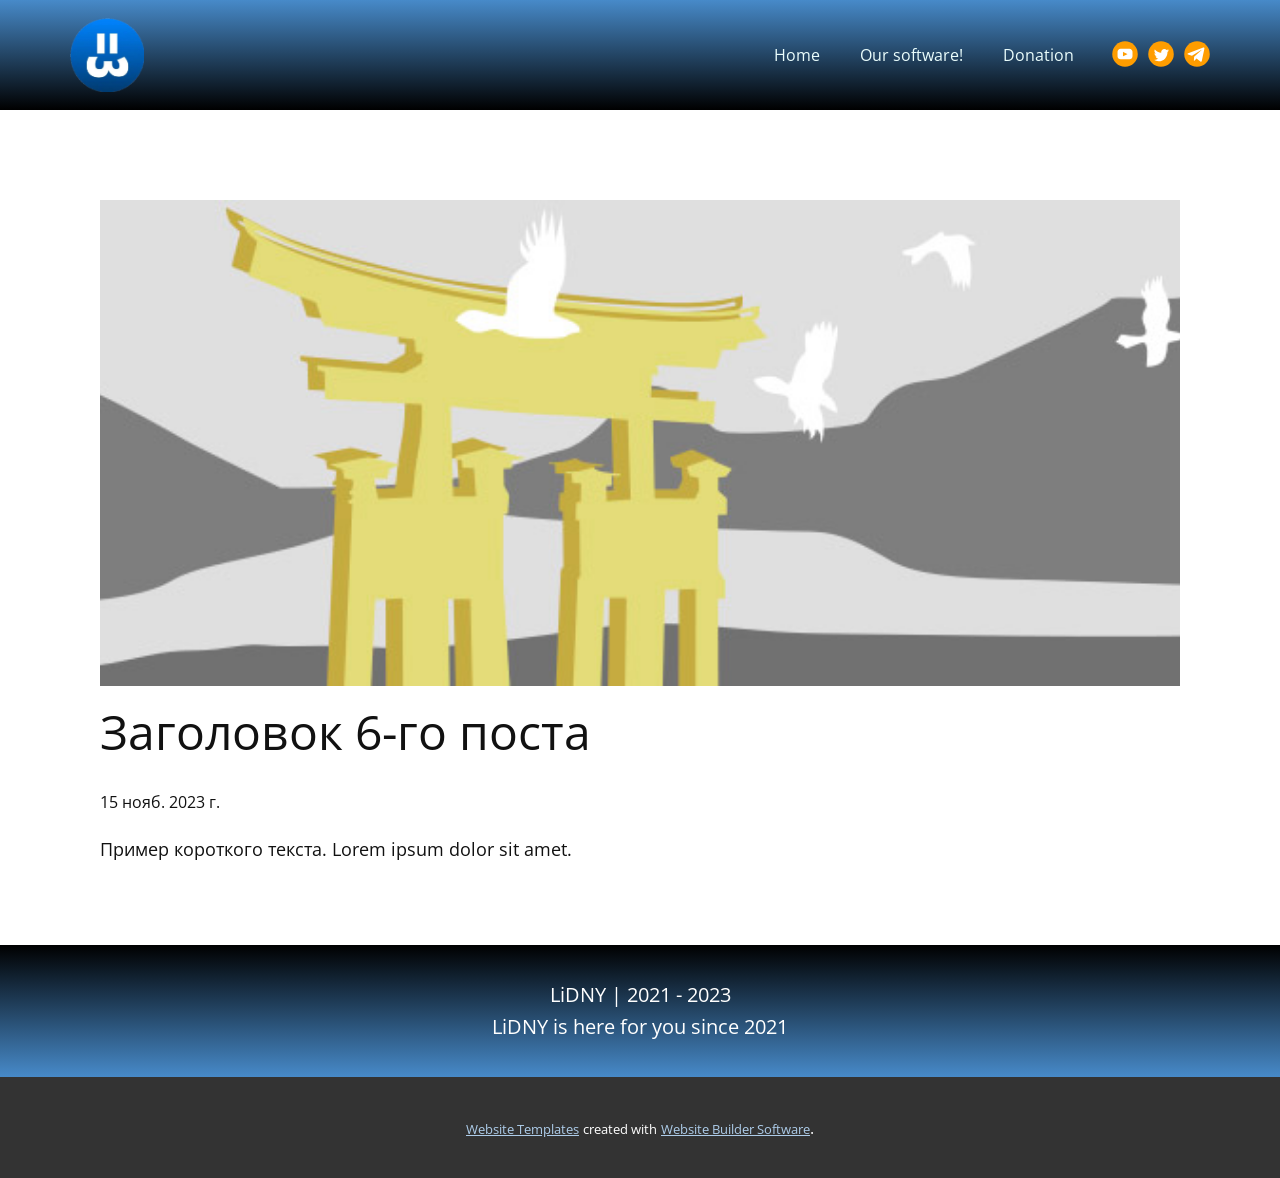
<file: blog/пост-5.html>
<!DOCTYPE html>
<html style="font-size: 16px;" lang="ru"><head>
    <meta name="viewport" content="width=device-width, initial-scale=1.0">
    <meta charset="utf-8">
    <meta name="keywords" content="Заголовок 1-го поста">
    <meta name="description" content="">
    <title>Заголовок 6-го поста</title>
    <link rel="stylesheet" href="../nicepage.css" media="screen">
<link rel="stylesheet" href="../Post-Template.css" media="screen">
    <script class="u-script" type="text/javascript" src="../jquery.js" defer=""></script>
    <script class="u-script" type="text/javascript" src="../nicepage.js" defer=""></script>
    <meta name="generator" content="Nicepage 5.21.10, nicepage.com">
    <link rel="icon" href="../images/6c769b5342cd46bbb007c0ef29341ff7tplv-photomode-image.png">
    <link id="u-theme-google-font" rel="stylesheet" href="https://fonts.googleapis.com/css?family=Open+Sans:300,300i,400,400i,500,500i,600,600i,700,700i,800,800i">
    
    
    
    
    <script type="application/ld+json">{
		"@context": "http://schema.org",
		"@type": "Organization",
		"name": "Site1",
		"logo": "images/6c769b5342cd46bbb007c0ef29341ff7tplv-photomode-image.png?rand=2ee8",
		"sameAs": [
				"https://www.youtube.com/channel/UCVREDtO1rSDTHj6EMjLOvTg",
				"https://twitter.com/windowskoteyka",
				"https://t.me/koteykalidny"
		]
}</script>
    <meta name="theme-color" content="#478ac9">
    <meta name="twitter:site" content="@">
    <meta name="twitter:card" content="summary_large_image">
    <meta name="twitter:title" content="Post Template">
    <meta name="twitter:description" content="Site1">
  <meta data-intl-tel-input-cdn-path="intlTelInput/"></head>
  <body data-path-to-root="./" data-include-products="false" class="u-body u-xl-mode" data-lang="ru"><header class="u-align-center-sm u-align-center-xs u-clearfix u-gradient u-header u-header" id="sec-1e69"><div class="u-clearfix u-sheet u-valign-middle u-sheet-1">
        <a href="http://lidny.ddns.net:89/" class="u-image u-logo u-image-1" data-image-width="333" data-image-height="333" title="LiDNY">
          <img src="../images/6c769b5342cd46bbb007c0ef29341ff7tplv-photomode-image.png?rand=2ee8" class="u-logo-image u-logo-image-1">
        </a>
        <div class="u-hidden-sm u-hidden-xs u-social-icons u-spacing-10 u-social-icons-1">
          <a class="u-social-url" target="_blank" data-type="YouTube" title="YouTube" href="https://www.youtube.com/channel/UCVREDtO1rSDTHj6EMjLOvTg"><span class="u-icon u-social-icon u-social-youtube u-text-custom-color-1 u-icon-1"><svg class="u-svg-link" preserveAspectRatio="xMidYMin slice" viewBox="0 0 112 112" style=""><use xmlns:xlink="http://www.w3.org/1999/xlink" xlink:href="#svg-114e"></use></svg><svg class="u-svg-content" viewBox="0 0 112 112" x="0" y="0" id="svg-114e"><circle fill="currentColor" cx="56.1" cy="56.1" r="55"></circle><path fill="#FFFFFF" d="M74.9,33.3H37.3c-7.4,0-13.4,6-13.4,13.4v18.8c0,7.4,6,13.4,13.4,13.4h37.6c7.4,0,13.4-6,13.4-13.4V46.7 C88.3,39.3,82.3,33.3,74.9,33.3L74.9,33.3z M65.9,57l-17.6,8.4c-0.5,0.2-1-0.1-1-0.6V47.5c0-0.5,0.6-0.9,1-0.6l17.6,8.9 C66.4,56,66.4,56.8,65.9,57L65.9,57z"></path></svg></span>
          </a>
          <a class="u-social-url" target="_blank" data-type="Twitter" title="Twitter" href="https://twitter.com/windowskoteyka"><span class="u-icon u-social-icon u-social-twitter u-text-custom-color-1 u-icon-2"><svg class="u-svg-link" preserveAspectRatio="xMidYMin slice" viewBox="0 0 112 112" style=""><use xmlns:xlink="http://www.w3.org/1999/xlink" xlink:href="#svg-6233"></use></svg><svg class="u-svg-content" viewBox="0 0 112 112" x="0" y="0" id="svg-6233"><circle fill="currentColor" class="st0" cx="56.1" cy="56.1" r="55"></circle><path fill="#FFFFFF" d="M83.8,47.3c0,0.6,0,1.2,0,1.7c0,17.7-13.5,38.2-38.2,38.2C38,87.2,31,85,25,81.2c1,0.1,2.1,0.2,3.2,0.2
      c6.3,0,12.1-2.1,16.7-5.7c-5.9-0.1-10.8-4-12.5-9.3c0.8,0.2,1.7,0.2,2.5,0.2c1.2,0,2.4-0.2,3.5-0.5c-6.1-1.2-10.8-6.7-10.8-13.1
      c0-0.1,0-0.1,0-0.2c1.8,1,3.9,1.6,6.1,1.7c-3.6-2.4-6-6.5-6-11.2c0-2.5,0.7-4.8,1.8-6.7c6.6,8.1,16.5,13.5,27.6,14
      c-0.2-1-0.3-2-0.3-3.1c0-7.4,6-13.4,13.4-13.4c3.9,0,7.3,1.6,9.8,4.2c3.1-0.6,5.9-1.7,8.5-3.3c-1,3.1-3.1,5.8-5.9,7.4
      c2.7-0.3,5.3-1,7.7-2.1C88.7,43,86.4,45.4,83.8,47.3z"></path></svg></span>
          </a>
          <a class="u-social-url" target="_blank" data-type="Telegram" title="Telegram" href="https://t.me/koteykalidny"><span class="u-icon u-social-icon u-social-telegram u-text-custom-color-1 u-icon-3"><svg class="u-svg-link" preserveAspectRatio="xMidYMin slice" viewBox="0 0 112 112" style=""><use xmlns:xlink="http://www.w3.org/1999/xlink" xlink:href="#svg-1d43"></use></svg><svg class="u-svg-content" viewBox="0 0 112 112" x="0" y="0" id="svg-1d43"><circle fill="currentColor" cx="56.1" cy="56.1" r="55"></circle><path fill="#FFFFFF" d="M18.4,53.2l64.7-24.9c3-1.1,5.6,0.7,4.7,5.3l0,0l-11,51.8c-0.8,3.7-3,4.6-6.1,2.8L53.9,75.8l-8.1,7.8
	c-0.9,0.9-1.7,1.6-3.4,1.6l1.2-17l31.1-28c1.4-1.2-0.3-1.9-2.1-0.7L34.2,63.7l-16.6-5.2C14,57.4,14,54.9,18.4,53.2L18.4,53.2z"></path></svg></span>
          </a>
        </div>
        <nav class="u-align-left u-hidden-sm u-hidden-xs u-menu u-menu-one-level u-offcanvas u-menu-1">
          <div class="menu-collapse" style="font-size: 1rem;">
            <a class="u-button-style u-custom-text-color u-nav-link" href="#">
              <svg class="u-svg-link" preserveAspectRatio="xMidYMin slice" viewBox="0 0 302 302" style=""><use xmlns:xlink="http://www.w3.org/1999/xlink" xlink:href="#svg-8a8f"></use></svg>
              <svg xmlns="http://www.w3.org/2000/svg" xmlns:xlink="http://www.w3.org/1999/xlink" version="1.1" id="svg-8a8f" x="0px" y="0px" viewBox="0 0 302 302" style="enable-background:new 0 0 302 302;" xml:space="preserve" class="u-svg-content"><g><rect y="36" width="302" height="30"></rect><rect y="236" width="302" height="30"></rect><rect y="136" width="302" height="30"></rect>
</g><g></g><g></g><g></g><g></g><g></g><g></g><g></g><g></g><g></g><g></g><g></g><g></g><g></g><g></g><g></g></svg>
            </a>
          </div>
          <div class="u-custom-menu u-nav-container">
            <ul class="u-nav u-unstyled u-nav-1"><li class="u-nav-item"><a class="u-button-style u-nav-link u-text-active-palette-1-base u-text-hover-palette-4-dark-2 u-text-palette-4-light-3" href="http://lidny.ddns.net:89/" style="padding: 10px 20px;">Home</a>
</li><li class="u-nav-item"><a class="u-button-style u-nav-link u-text-active-palette-1-base u-text-hover-palette-4-dark-2 u-text-palette-4-light-3" href="../LiDNY---Our-software.html" style="padding: 10px 20px;">Our software!</a>
</li><li class="u-nav-item"><a class="u-button-style u-nav-link u-text-active-palette-1-base u-text-hover-palette-4-dark-2 u-text-palette-4-light-3" href="../LiDNY---Donation.html" style="padding: 10px 20px;">Donation</a>
</li></ul>
          </div>
          <div class="u-custom-menu u-nav-container-collapse">
            <div class="u-align-center u-black u-container-style u-inner-container-layout u-opacity u-opacity-95 u-sidenav">
              <div class="u-inner-container-layout u-sidenav-overflow">
                <div class="u-menu-close"></div>
                <ul class="u-align-center u-nav u-popupmenu-items u-unstyled u-nav-2"><li class="u-nav-item"><a class="u-button-style u-nav-link" href="http://lidny.ddns.net:89/">Home</a>
</li><li class="u-nav-item"><a class="u-button-style u-nav-link" href="../LiDNY---Our-software.html">Our software!</a>
</li><li class="u-nav-item"><a class="u-button-style u-nav-link" href="../LiDNY---Donation.html">Donation</a>
</li></ul>
              </div>
            </div>
            <div class="u-black u-menu-overlay u-opacity u-opacity-70"></div>
          </div>
        </nav>
      </div></header>
    <section class="u-align-center u-clearfix u-section-1" id="sec-8fc3">
      <div class="u-clearfix u-sheet u-valign-middle-md u-valign-middle-sm u-valign-middle-xs u-sheet-1"><!--post_details--><!--post_details_options_json--><!--{"source":""}--><!--/post_details_options_json--><!--blog_post-->
        <div class="u-container-style u-expanded-width u-post-details u-post-details-1">
          <div class="u-container-layout u-valign-middle u-container-layout-1"><!--blog_post_image-->
            <img alt="" class="u-blog-control u-expanded-width u-image u-image-default u-image-1" src="../images/8ad73f3c.jpeg"><!--/blog_post_image--><!--blog_post_header-->
            <h2 class="u-blog-control u-text u-text-1">Заголовок 6-го поста</h2><!--/blog_post_header--><!--blog_post_metadata-->
            <div class="u-blog-control u-metadata u-metadata-1"><!--blog_post_metadata_date-->
              <span class="u-meta-date u-meta-icon">15 нояб. 2023 г.</span><!--/blog_post_metadata_date--><!--blog_post_metadata_category-->
              <!--/blog_post_metadata_category--><!--blog_post_metadata_comments-->
              <!--/blog_post_metadata_comments-->
            </div><!--/blog_post_metadata--><!--blog_post_content-->
            <div class="u-align-justify u-blog-control u-post-content u-text u-text-2 fr-view">
  Пример короткого текста. Lorem ipsum dolor sit amet.
  </div><!--/blog_post_content-->
          </div>
        </div><!--/blog_post--><!--/post_details-->
      </div>
    </section>
    
    
    
    
    <footer class="u-align-center u-clearfix u-footer u-gradient u-hidden-sm u-hidden-xs u-footer" id="sec-9041"><div class="u-clearfix u-sheet u-sheet-1">
        <p class="u-small-text u-text u-text-variant u-text-1">
          <span class="u-text-white">LiDNY | 2021 - 2023</span>
          <br>
          <span class="u-text-white">LiDNY is here for you since 2021</span>
        </p>
      </div></footer>
    <section class="u-backlink u-clearfix u-grey-80">
      <a class="u-link" href="https://nicepage.com/website-templates" target="_blank">
        <span>Website Templates</span>
      </a>
      <p class="u-text">
        <span>created with</span>
      </p>
      <a class="u-link" href="" target="_blank">
        <span>Website Builder Software</span>
      </a>. 
    </section>
  
</body></html>
</file>
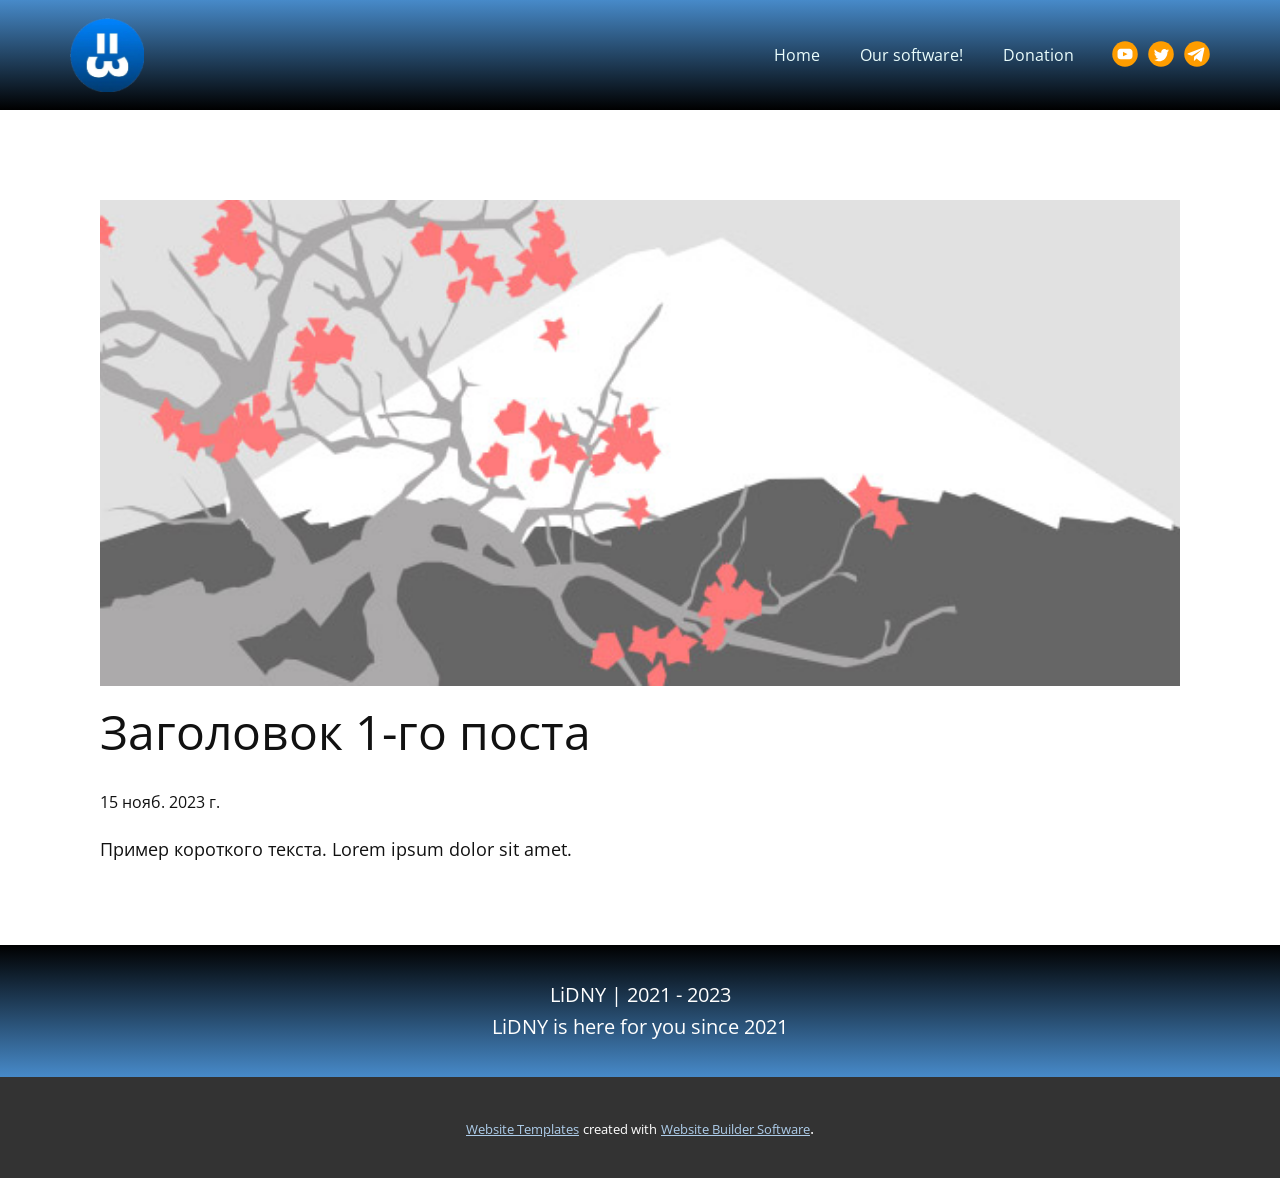
<file: blog/пост.html>
<!DOCTYPE html>
<html style="font-size: 16px;" lang="ru"><head>
    <meta name="viewport" content="width=device-width, initial-scale=1.0">
    <meta charset="utf-8">
    <meta name="keywords" content="Заголовок 1-го поста">
    <meta name="description" content="">
    <title>Заголовок 1-го поста</title>
    <link rel="stylesheet" href="../nicepage.css" media="screen">
<link rel="stylesheet" href="../Post-Template.css" media="screen">
    <script class="u-script" type="text/javascript" src="../jquery.js" defer=""></script>
    <script class="u-script" type="text/javascript" src="../nicepage.js" defer=""></script>
    <meta name="generator" content="Nicepage 5.21.10, nicepage.com">
    <link rel="icon" href="../images/6c769b5342cd46bbb007c0ef29341ff7tplv-photomode-image.png">
    <link id="u-theme-google-font" rel="stylesheet" href="https://fonts.googleapis.com/css?family=Open+Sans:300,300i,400,400i,500,500i,600,600i,700,700i,800,800i">
    
    
    
    
    <script type="application/ld+json">{
		"@context": "http://schema.org",
		"@type": "Organization",
		"name": "Site1",
		"logo": "images/6c769b5342cd46bbb007c0ef29341ff7tplv-photomode-image.png?rand=2ee8",
		"sameAs": [
				"https://www.youtube.com/channel/UCVREDtO1rSDTHj6EMjLOvTg",
				"https://twitter.com/windowskoteyka",
				"https://t.me/koteykalidny"
		]
}</script>
    <meta name="theme-color" content="#478ac9">
    <meta name="twitter:site" content="@">
    <meta name="twitter:card" content="summary_large_image">
    <meta name="twitter:title" content="Post Template">
    <meta name="twitter:description" content="Site1">
  <meta data-intl-tel-input-cdn-path="intlTelInput/"></head>
  <body data-path-to-root="./" data-include-products="false" class="u-body u-xl-mode" data-lang="ru"><header class="u-align-center-sm u-align-center-xs u-clearfix u-gradient u-header u-header" id="sec-1e69"><div class="u-clearfix u-sheet u-valign-middle u-sheet-1">
        <a href="http://lidny.ddns.net:89/" class="u-image u-logo u-image-1" data-image-width="333" data-image-height="333" title="LiDNY">
          <img src="../images/6c769b5342cd46bbb007c0ef29341ff7tplv-photomode-image.png?rand=2ee8" class="u-logo-image u-logo-image-1">
        </a>
        <div class="u-hidden-sm u-hidden-xs u-social-icons u-spacing-10 u-social-icons-1">
          <a class="u-social-url" target="_blank" data-type="YouTube" title="YouTube" href="https://www.youtube.com/channel/UCVREDtO1rSDTHj6EMjLOvTg"><span class="u-icon u-social-icon u-social-youtube u-text-custom-color-1 u-icon-1"><svg class="u-svg-link" preserveAspectRatio="xMidYMin slice" viewBox="0 0 112 112" style=""><use xmlns:xlink="http://www.w3.org/1999/xlink" xlink:href="#svg-114e"></use></svg><svg class="u-svg-content" viewBox="0 0 112 112" x="0" y="0" id="svg-114e"><circle fill="currentColor" cx="56.1" cy="56.1" r="55"></circle><path fill="#FFFFFF" d="M74.9,33.3H37.3c-7.4,0-13.4,6-13.4,13.4v18.8c0,7.4,6,13.4,13.4,13.4h37.6c7.4,0,13.4-6,13.4-13.4V46.7 C88.3,39.3,82.3,33.3,74.9,33.3L74.9,33.3z M65.9,57l-17.6,8.4c-0.5,0.2-1-0.1-1-0.6V47.5c0-0.5,0.6-0.9,1-0.6l17.6,8.9 C66.4,56,66.4,56.8,65.9,57L65.9,57z"></path></svg></span>
          </a>
          <a class="u-social-url" target="_blank" data-type="Twitter" title="Twitter" href="https://twitter.com/windowskoteyka"><span class="u-icon u-social-icon u-social-twitter u-text-custom-color-1 u-icon-2"><svg class="u-svg-link" preserveAspectRatio="xMidYMin slice" viewBox="0 0 112 112" style=""><use xmlns:xlink="http://www.w3.org/1999/xlink" xlink:href="#svg-6233"></use></svg><svg class="u-svg-content" viewBox="0 0 112 112" x="0" y="0" id="svg-6233"><circle fill="currentColor" class="st0" cx="56.1" cy="56.1" r="55"></circle><path fill="#FFFFFF" d="M83.8,47.3c0,0.6,0,1.2,0,1.7c0,17.7-13.5,38.2-38.2,38.2C38,87.2,31,85,25,81.2c1,0.1,2.1,0.2,3.2,0.2
      c6.3,0,12.1-2.1,16.7-5.7c-5.9-0.1-10.8-4-12.5-9.3c0.8,0.2,1.7,0.2,2.5,0.2c1.2,0,2.4-0.2,3.5-0.5c-6.1-1.2-10.8-6.7-10.8-13.1
      c0-0.1,0-0.1,0-0.2c1.8,1,3.9,1.6,6.1,1.7c-3.6-2.4-6-6.5-6-11.2c0-2.5,0.7-4.8,1.8-6.7c6.6,8.1,16.5,13.5,27.6,14
      c-0.2-1-0.3-2-0.3-3.1c0-7.4,6-13.4,13.4-13.4c3.9,0,7.3,1.6,9.8,4.2c3.1-0.6,5.9-1.7,8.5-3.3c-1,3.1-3.1,5.8-5.9,7.4
      c2.7-0.3,5.3-1,7.7-2.1C88.7,43,86.4,45.4,83.8,47.3z"></path></svg></span>
          </a>
          <a class="u-social-url" target="_blank" data-type="Telegram" title="Telegram" href="https://t.me/koteykalidny"><span class="u-icon u-social-icon u-social-telegram u-text-custom-color-1 u-icon-3"><svg class="u-svg-link" preserveAspectRatio="xMidYMin slice" viewBox="0 0 112 112" style=""><use xmlns:xlink="http://www.w3.org/1999/xlink" xlink:href="#svg-1d43"></use></svg><svg class="u-svg-content" viewBox="0 0 112 112" x="0" y="0" id="svg-1d43"><circle fill="currentColor" cx="56.1" cy="56.1" r="55"></circle><path fill="#FFFFFF" d="M18.4,53.2l64.7-24.9c3-1.1,5.6,0.7,4.7,5.3l0,0l-11,51.8c-0.8,3.7-3,4.6-6.1,2.8L53.9,75.8l-8.1,7.8
	c-0.9,0.9-1.7,1.6-3.4,1.6l1.2-17l31.1-28c1.4-1.2-0.3-1.9-2.1-0.7L34.2,63.7l-16.6-5.2C14,57.4,14,54.9,18.4,53.2L18.4,53.2z"></path></svg></span>
          </a>
        </div>
        <nav class="u-align-left u-hidden-sm u-hidden-xs u-menu u-menu-one-level u-offcanvas u-menu-1">
          <div class="menu-collapse" style="font-size: 1rem;">
            <a class="u-button-style u-custom-text-color u-nav-link" href="#">
              <svg class="u-svg-link" preserveAspectRatio="xMidYMin slice" viewBox="0 0 302 302" style=""><use xmlns:xlink="http://www.w3.org/1999/xlink" xlink:href="#svg-8a8f"></use></svg>
              <svg xmlns="http://www.w3.org/2000/svg" xmlns:xlink="http://www.w3.org/1999/xlink" version="1.1" id="svg-8a8f" x="0px" y="0px" viewBox="0 0 302 302" style="enable-background:new 0 0 302 302;" xml:space="preserve" class="u-svg-content"><g><rect y="36" width="302" height="30"></rect><rect y="236" width="302" height="30"></rect><rect y="136" width="302" height="30"></rect>
</g><g></g><g></g><g></g><g></g><g></g><g></g><g></g><g></g><g></g><g></g><g></g><g></g><g></g><g></g><g></g></svg>
            </a>
          </div>
          <div class="u-custom-menu u-nav-container">
            <ul class="u-nav u-unstyled u-nav-1"><li class="u-nav-item"><a class="u-button-style u-nav-link u-text-active-palette-1-base u-text-hover-palette-4-dark-2 u-text-palette-4-light-3" href="http://lidny.ddns.net:89/" style="padding: 10px 20px;">Home</a>
</li><li class="u-nav-item"><a class="u-button-style u-nav-link u-text-active-palette-1-base u-text-hover-palette-4-dark-2 u-text-palette-4-light-3" href="../LiDNY---Our-software.html" style="padding: 10px 20px;">Our software!</a>
</li><li class="u-nav-item"><a class="u-button-style u-nav-link u-text-active-palette-1-base u-text-hover-palette-4-dark-2 u-text-palette-4-light-3" href="../LiDNY---Donation.html" style="padding: 10px 20px;">Donation</a>
</li></ul>
          </div>
          <div class="u-custom-menu u-nav-container-collapse">
            <div class="u-align-center u-black u-container-style u-inner-container-layout u-opacity u-opacity-95 u-sidenav">
              <div class="u-inner-container-layout u-sidenav-overflow">
                <div class="u-menu-close"></div>
                <ul class="u-align-center u-nav u-popupmenu-items u-unstyled u-nav-2"><li class="u-nav-item"><a class="u-button-style u-nav-link" href="http://lidny.ddns.net:89/">Home</a>
</li><li class="u-nav-item"><a class="u-button-style u-nav-link" href="../LiDNY---Our-software.html">Our software!</a>
</li><li class="u-nav-item"><a class="u-button-style u-nav-link" href="../LiDNY---Donation.html">Donation</a>
</li></ul>
              </div>
            </div>
            <div class="u-black u-menu-overlay u-opacity u-opacity-70"></div>
          </div>
        </nav>
      </div></header>
    <section class="u-align-center u-clearfix u-section-1" id="sec-8fc3">
      <div class="u-clearfix u-sheet u-valign-middle-md u-valign-middle-sm u-valign-middle-xs u-sheet-1"><!--post_details--><!--post_details_options_json--><!--{"source":""}--><!--/post_details_options_json--><!--blog_post-->
        <div class="u-container-style u-expanded-width u-post-details u-post-details-1">
          <div class="u-container-layout u-valign-middle u-container-layout-1"><!--blog_post_image-->
            <img alt="" class="u-blog-control u-expanded-width u-image u-image-default u-image-1" src="../images/0fd3416c.jpeg"><!--/blog_post_image--><!--blog_post_header-->
            <h2 class="u-blog-control u-text u-text-1">Заголовок 1-го поста</h2><!--/blog_post_header--><!--blog_post_metadata-->
            <div class="u-blog-control u-metadata u-metadata-1"><!--blog_post_metadata_date-->
              <span class="u-meta-date u-meta-icon">15 нояб. 2023 г.</span><!--/blog_post_metadata_date--><!--blog_post_metadata_category-->
              <!--/blog_post_metadata_category--><!--blog_post_metadata_comments-->
              <!--/blog_post_metadata_comments-->
            </div><!--/blog_post_metadata--><!--blog_post_content-->
            <div class="u-align-justify u-blog-control u-post-content u-text u-text-2 fr-view">
  Пример короткого текста. Lorem ipsum dolor sit amet.
  </div><!--/blog_post_content-->
          </div>
        </div><!--/blog_post--><!--/post_details-->
      </div>
    </section>
    
    
    
    
    <footer class="u-align-center u-clearfix u-footer u-gradient u-hidden-sm u-hidden-xs u-footer" id="sec-9041"><div class="u-clearfix u-sheet u-sheet-1">
        <p class="u-small-text u-text u-text-variant u-text-1">
          <span class="u-text-white">LiDNY | 2021 - 2023</span>
          <br>
          <span class="u-text-white">LiDNY is here for you since 2021</span>
        </p>
      </div></footer>
    <section class="u-backlink u-clearfix u-grey-80">
      <a class="u-link" href="https://nicepage.com/website-templates" target="_blank">
        <span>Website Templates</span>
      </a>
      <p class="u-text">
        <span>created with</span>
      </p>
      <a class="u-link" href="" target="_blank">
        <span>Website Builder Software</span>
      </a>. 
    </section>
  
</body></html>
</file>
<file: style.css>
body {
    text-align: center;
    background:#00101F;
    background-size: 10px;
    color: white
}
koteyka {
    font-size: 12px;
    opacity: 0.8;
}
.box1 {
    font-family: "Space Grotesk", sans-serif;
    border-style:outset;
    border-width:10px;
    border-color:#213343;
    margin: 2rem auto auto auto;
    width:fit-content;
    background-color:#213343;
    padding:10px 30px 10px 30px;
    
}
.box1 #logoseperator {
    border-color:gray;
}
.box1 #linklist {
    text-align: center;
}

.box1 #linklist a {
    color: whitesmoke;
}
.box1 #rpsrc {
    font-size:10px;
}
</file>
